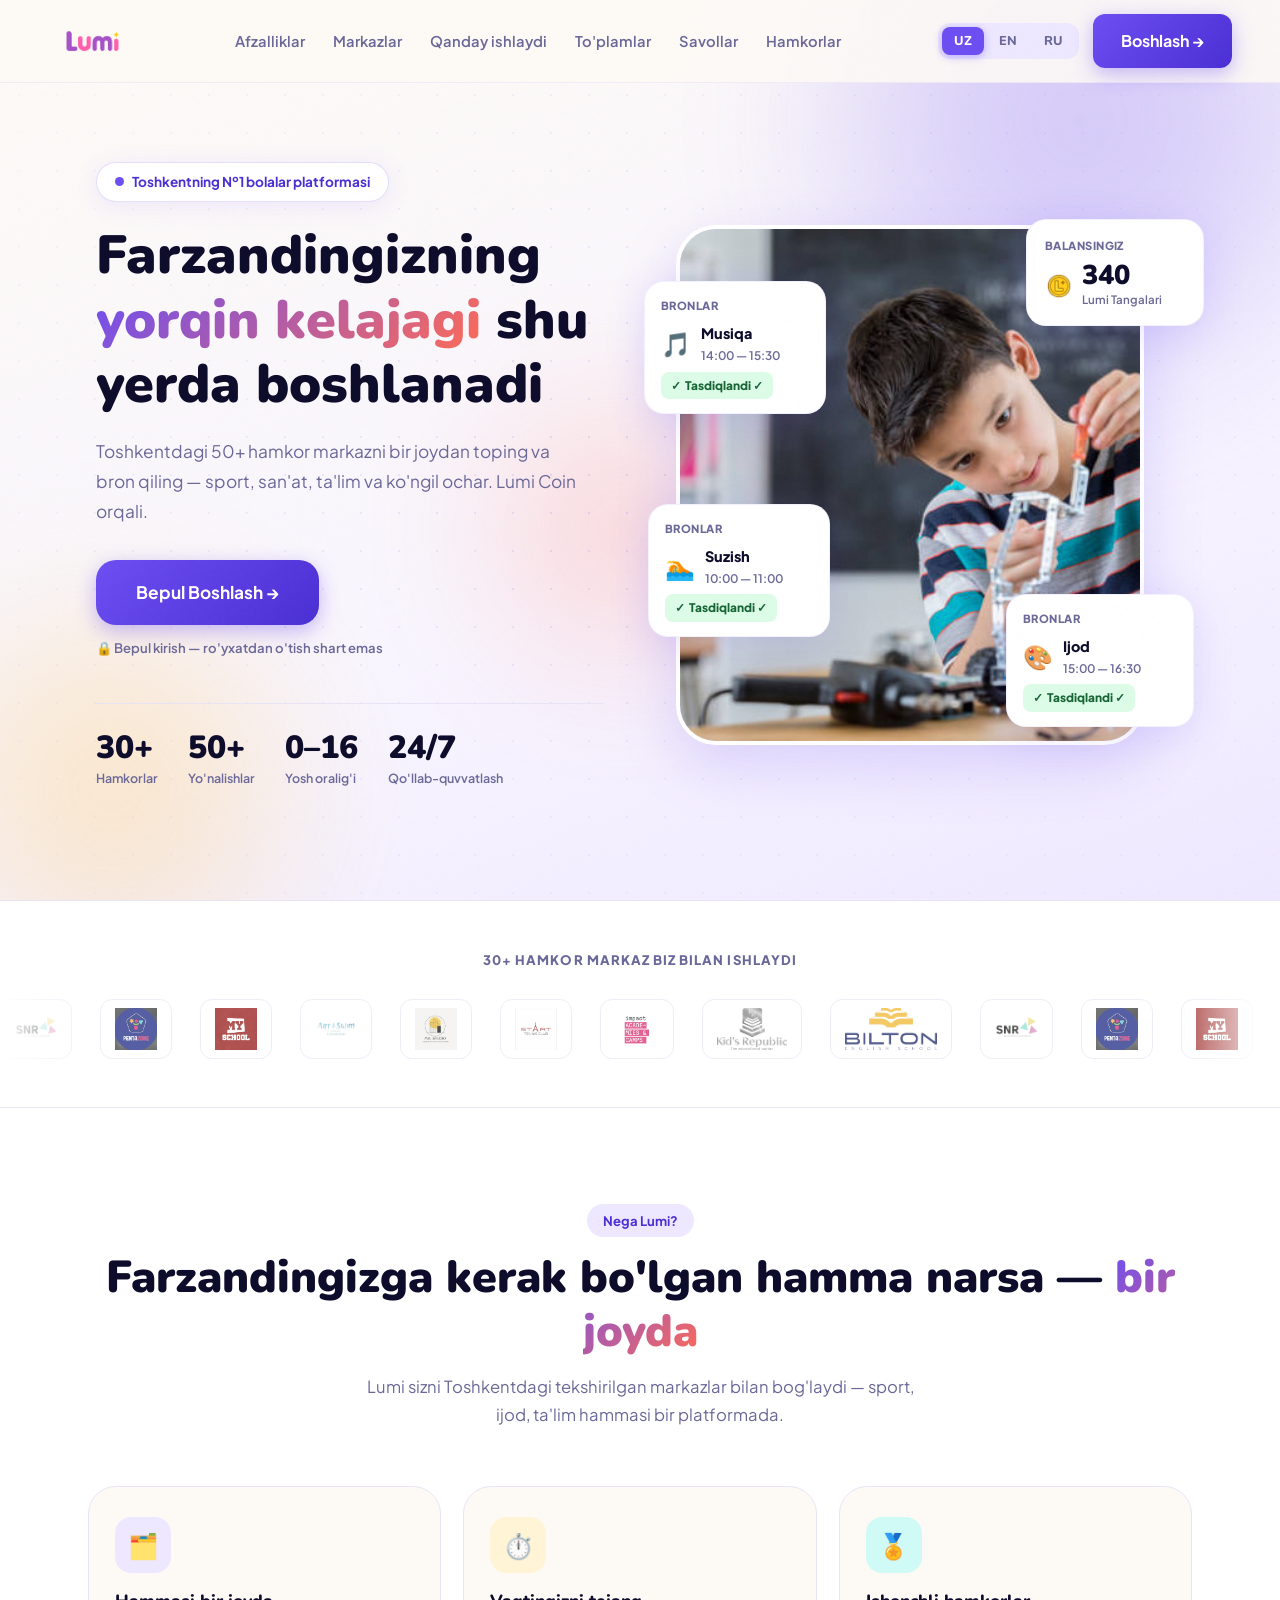
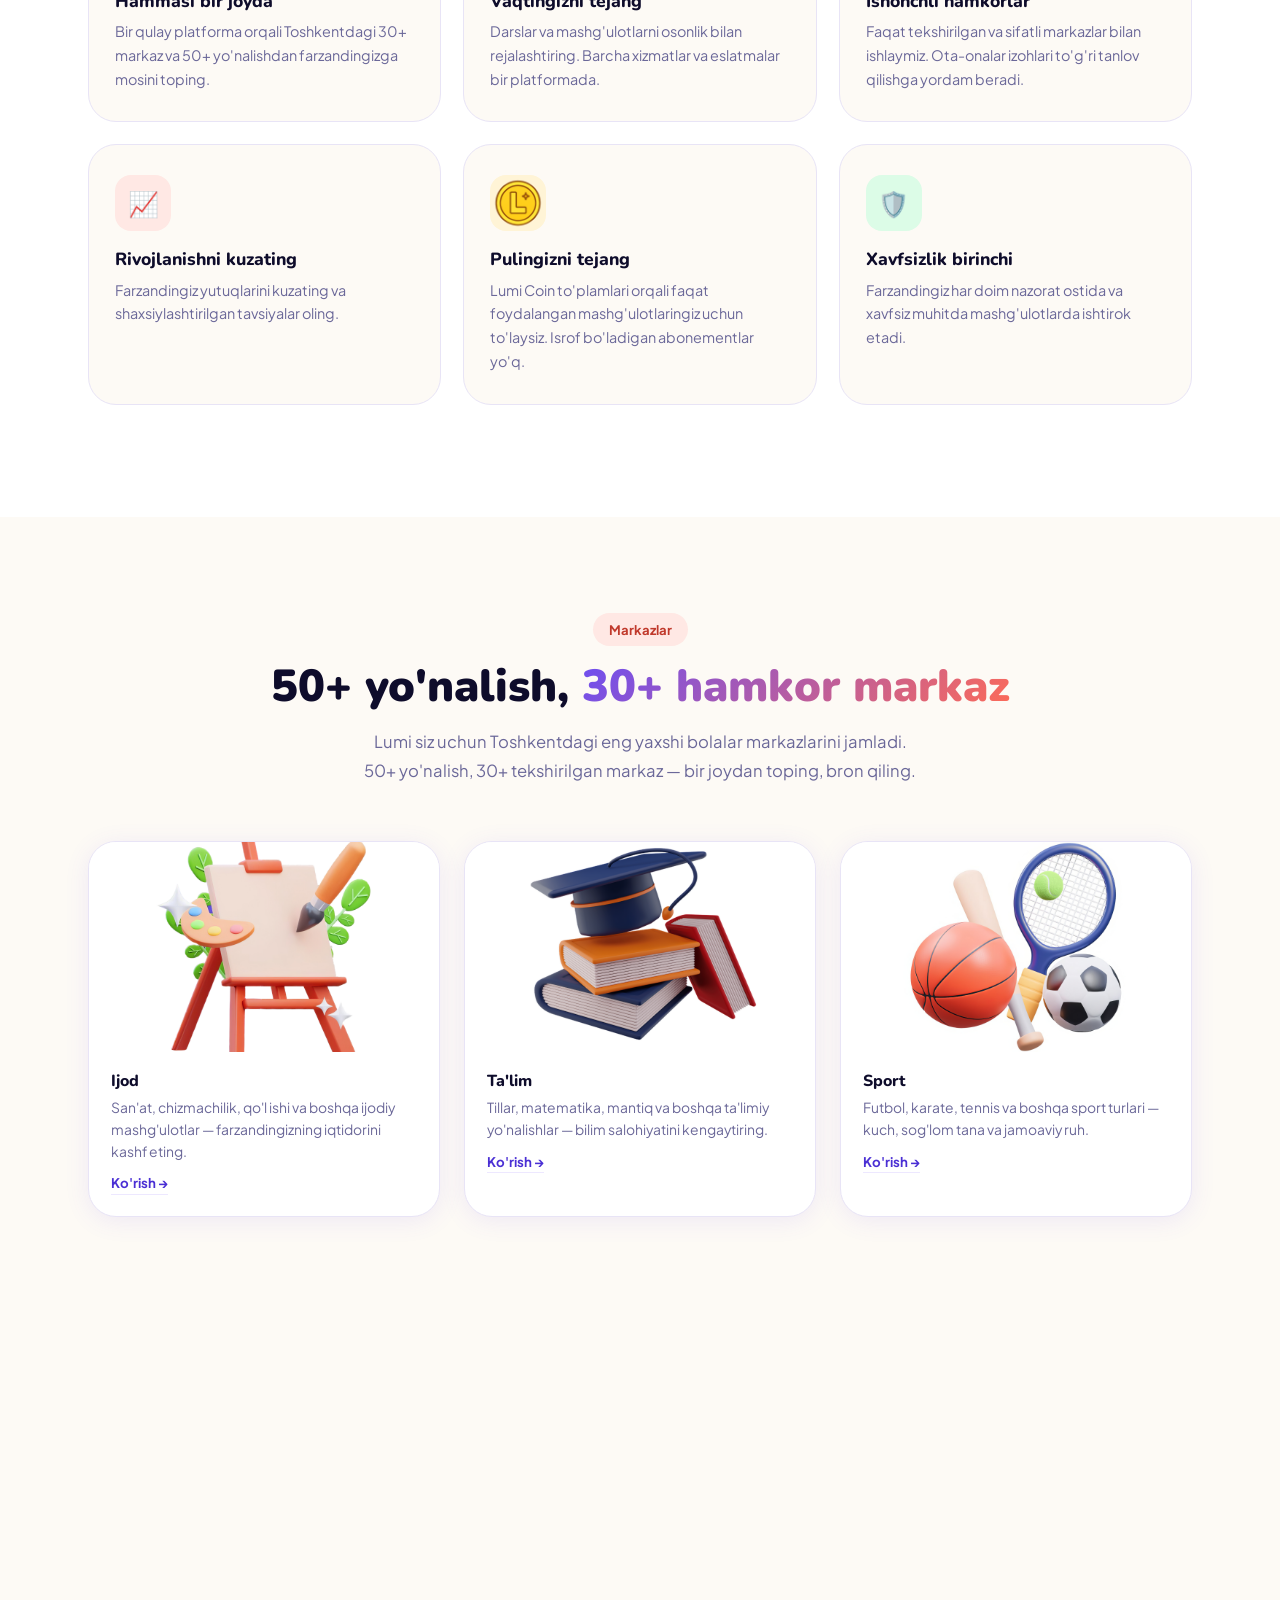
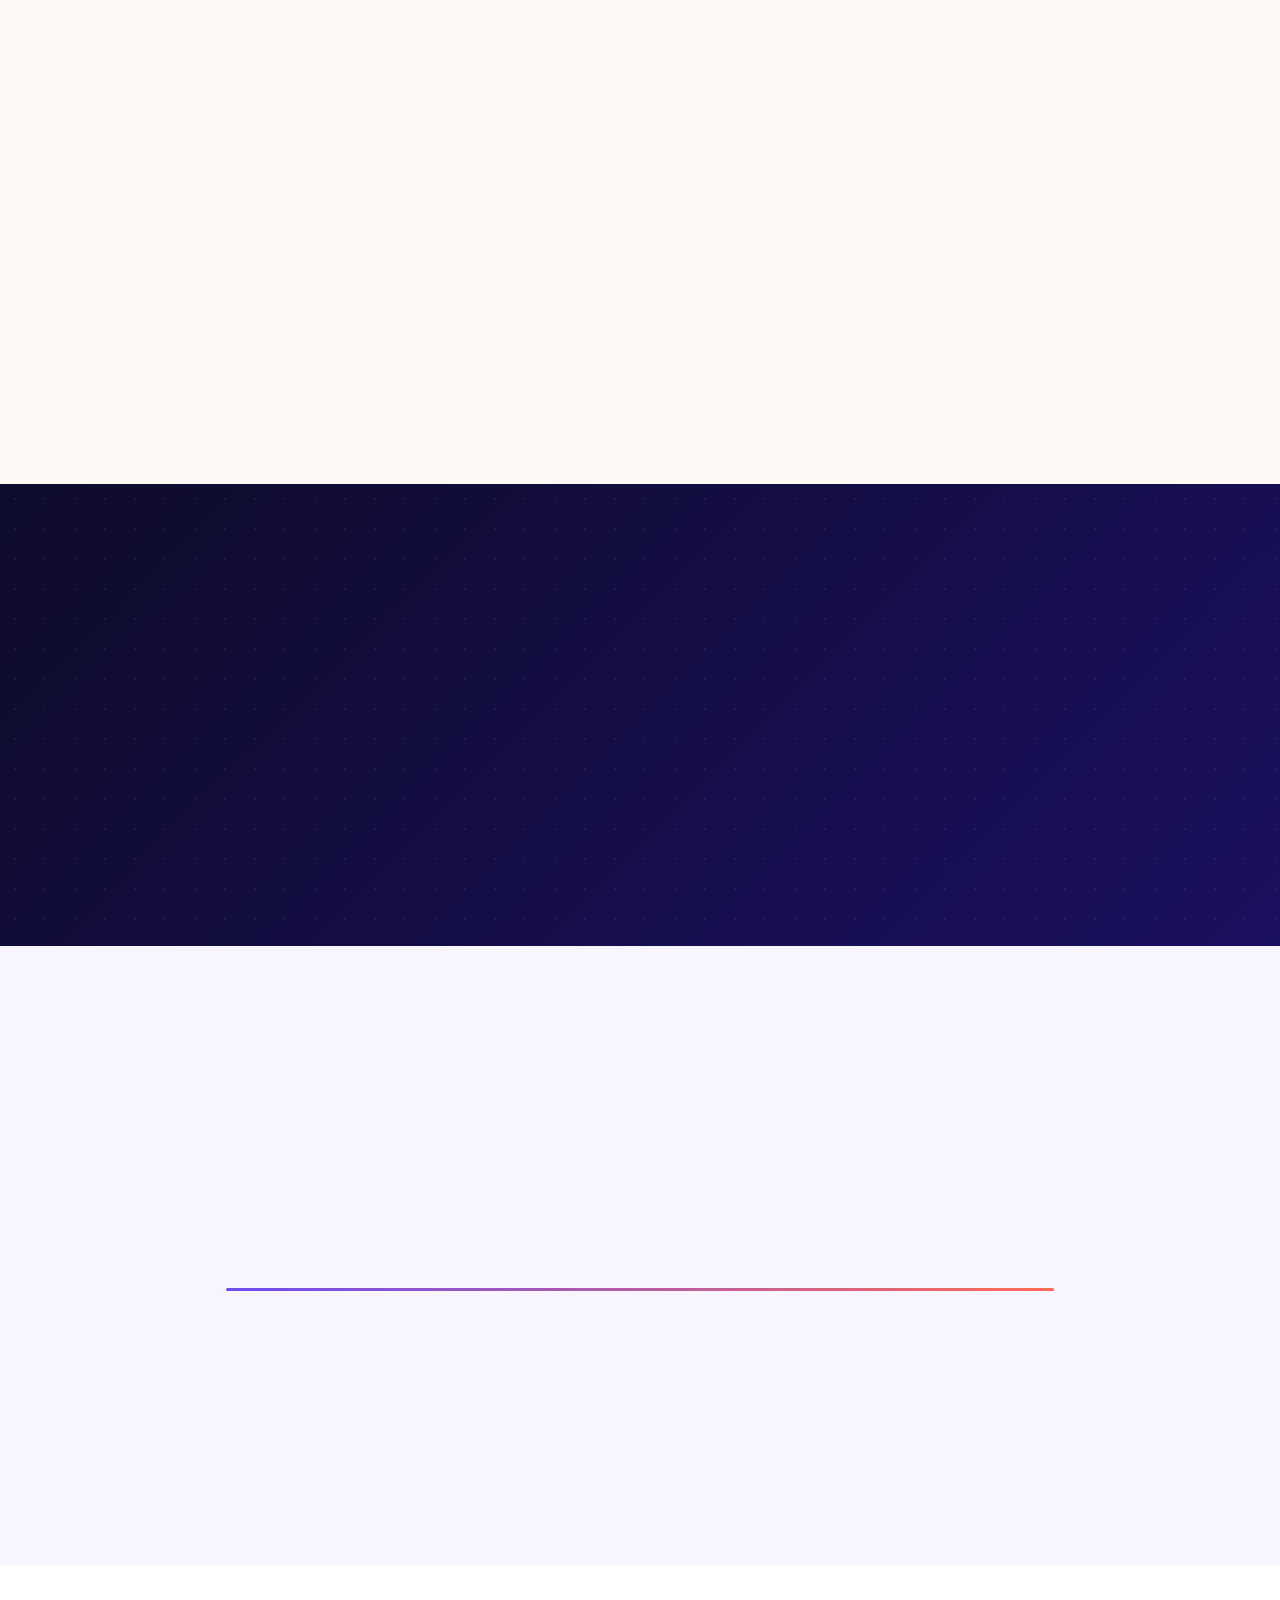
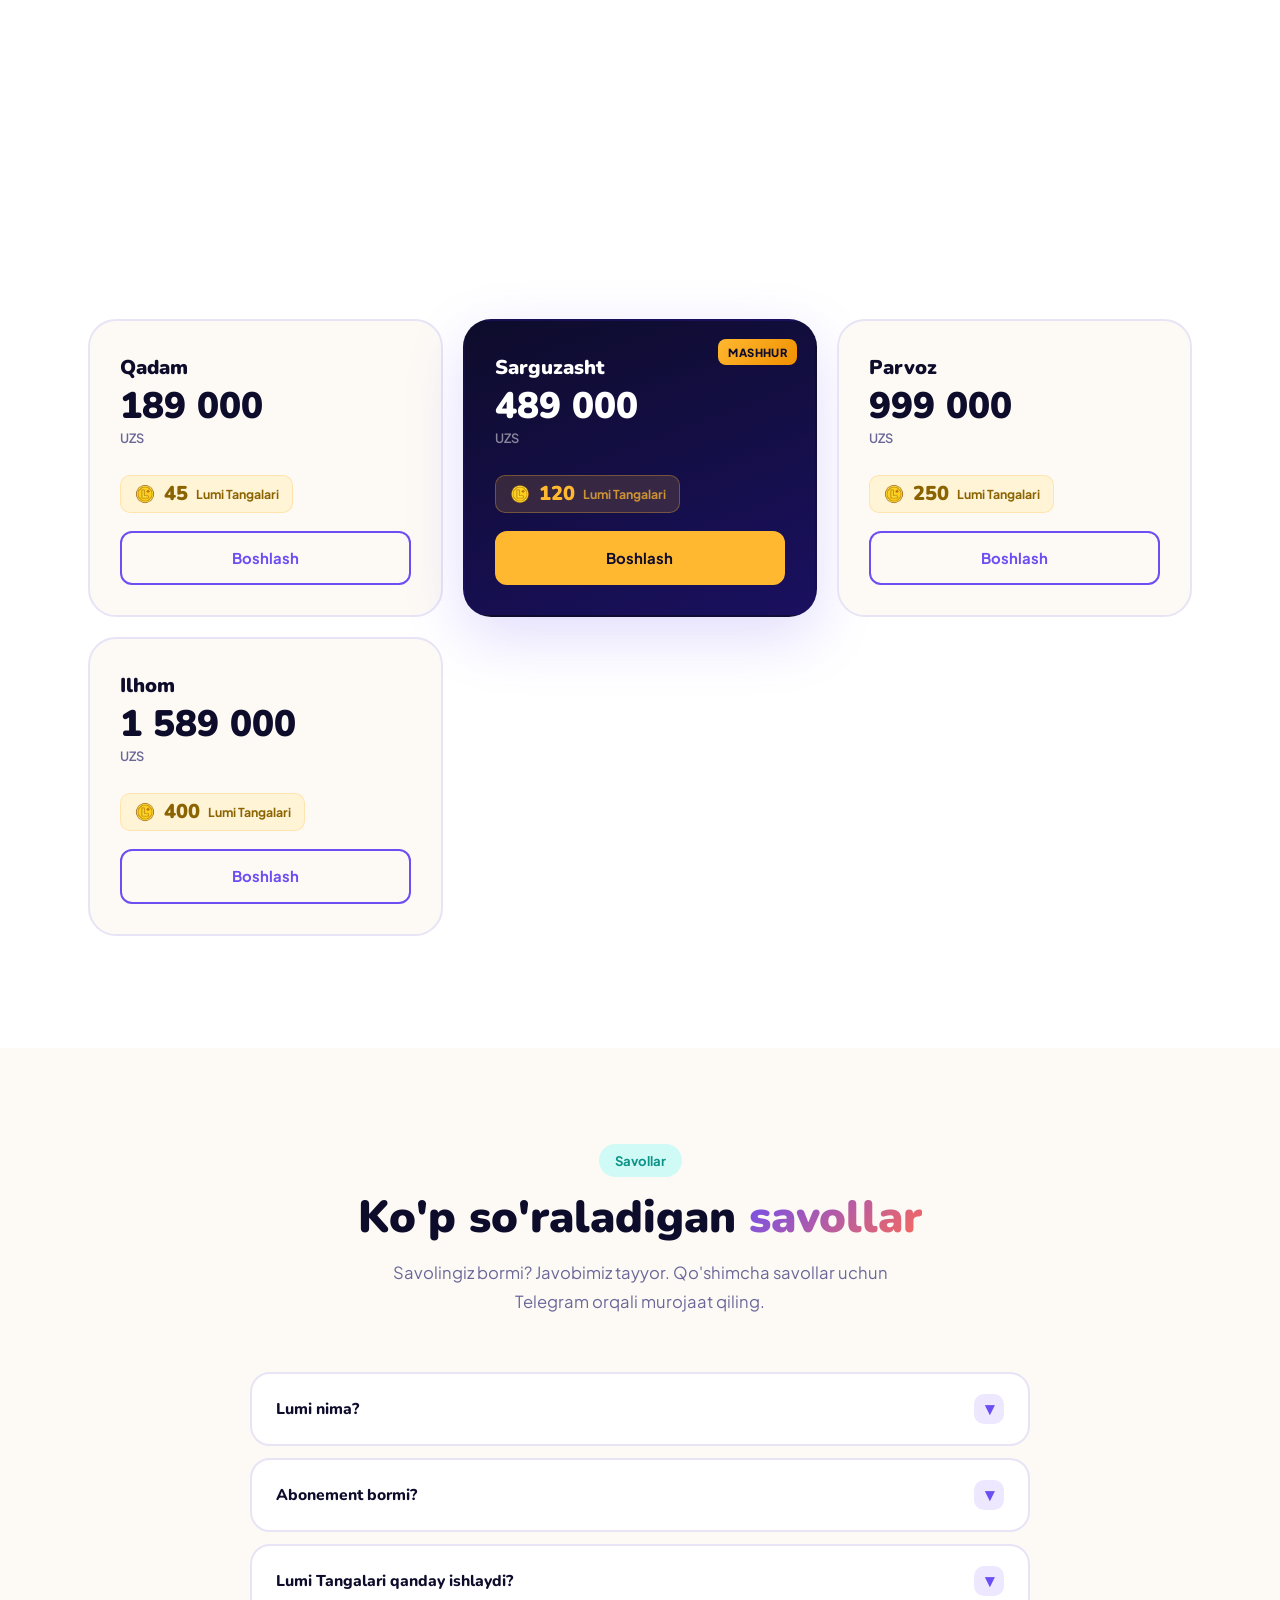
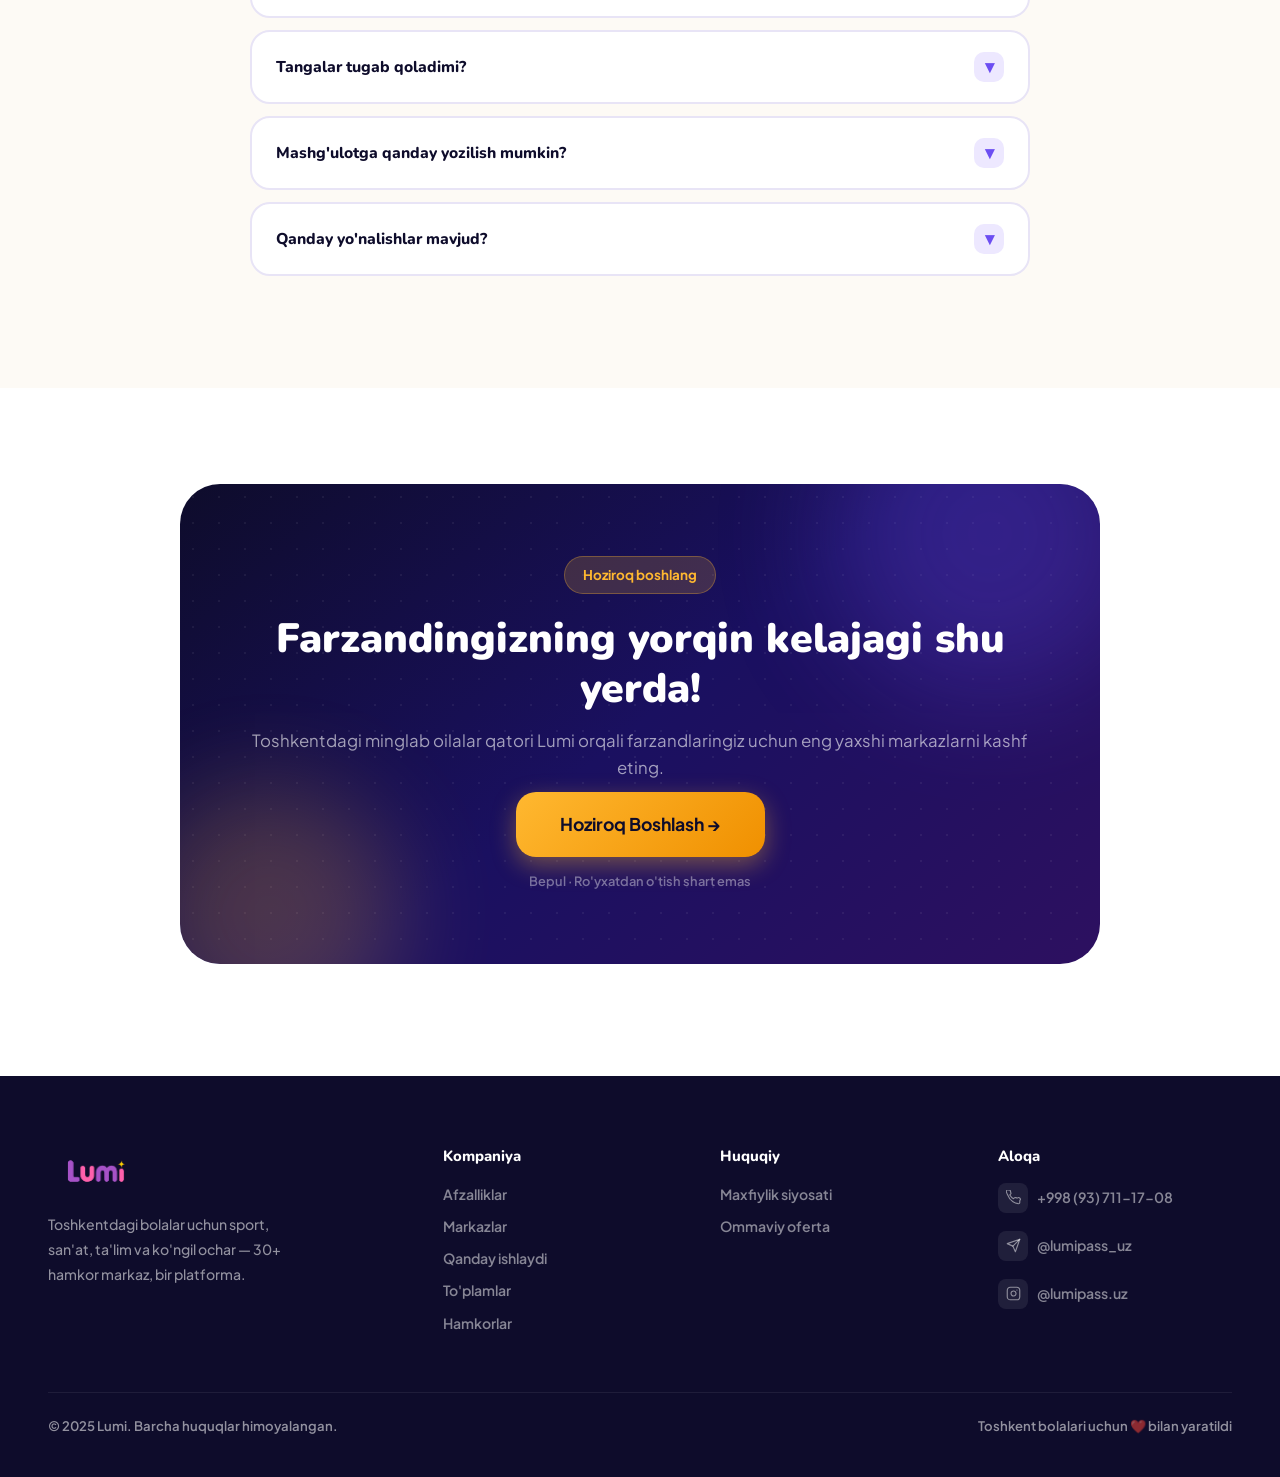
<file: index.html>
<!DOCTYPE html>
<html lang="uz">
<head>
  <meta charset="UTF-8" />
  <meta name="viewport" content="width=device-width, initial-scale=1.0" />

  <!-- ── SEO: Core ──────────────────────────────────────── -->
  <title>Lumi — Bolalar uchun Mashg'ulotlar Platformasi | Toshkent</title>
  <meta name="description" content="Lumi — 0-16 yoshli bolalar uchun sport, ijod, ta'lim va ko'ngil ochar mashg'ulotlari. Toshkentdagi 30+ hamkor markazda 50+ yo'nalish. Lumi Coin orqali bron qiling." />
  <meta name="keywords" content="bolalar mashg'ulotlari, bolalar sport Toshkent, robototexnika, suzish, raqs, futbol, Lumi, LumiPass, детские занятия Ташкент" />
  <meta name="author" content="Lumi" />
  <meta name="robots" content="index, follow" />
  <link rel="canonical" href="https://lumipass.uz/" />

  <!-- ── SEO: Open Graph ───────────────────────────────── -->
  <meta property="og:type"        content="website" />
  <meta property="og:url"         content="https://lumipass.uz/" />
  <meta property="og:title"       content="Lumi — Bolalar uchun №1 Mashg'ulotlar Platformasi" />
  <meta property="og:description" content="Toshkentdagi 30+ markazda 50+ mashg'ulot. Sport, ijod, ta'lim — hammasi bir joyda." />
  <meta property="og:image"       content="https://lumipass.uz/assets/images/og-image.png" />
  <meta property="og:image:width"  content="1200" />
  <meta property="og:image:height" content="630" />
  <meta property="og:locale"      content="uz_UZ" />
  <meta property="og:locale:alternate" content="en_US" />
  <meta property="og:locale:alternate" content="ru_RU" />
  <meta property="og:site_name"   content="Lumi" />

  <!-- ── SEO: Twitter Card ─────────────────────────────── -->
  <meta name="twitter:card"        content="summary_large_image" />
  <meta name="twitter:title"       content="Lumi — Bolalar uchun №1 Mashg'ulotlar Platformasi" />
  <meta name="twitter:description" content="Toshkentdagi 30+ markazda 50+ mashg'ulot. Sport, ijod, ta'lim — hammasi bir joyda." />
  <meta name="twitter:image"       content="https://lumipass.uz/assets/images/og-image.png" />

  <!-- ── SEO: Schema.org ───────────────────────────────── -->
  <script type="application/ld+json">
  {
    "@context": "https://schema.org",
    "@type": "Organization",
    "name": "Lumi",
    "url": "https://lumipass.uz",
    "logo": "https://lumipass.uz/assets/logos/logo-lumi.png",
    "description": "Children's activities platform for ages 0-16 in Tashkent, Uzbekistan.",
    "address": { "@type": "PostalAddress", "addressLocality": "Tashkent", "addressCountry": "UZ" },
    "sameAs": []
  }
  </script>

  <!-- ── Favicon ────────────────────────────────────────── -->
  <link rel="icon" type="image/svg+xml" href="assets/logos/logo-lumi.png" />
  <link rel="apple-touch-icon"           href="assets/logos/logo-lumi.png" />

  <!-- ── Yandex Metrica ────────────────────────────────── -->
  <!-- YM_ID is set in js/config.js — edit it there        -->
  <!-- Counter is initialised in the body after config.js  -->

  <link rel="stylesheet" href="css/styles.css" />
</head>
<body>

<!-- ── Yandex Metrica counter — loaded from config ──────── -->
<script src="js/config.js"></script>
<script>
  (function(){
    if (!LUMI_CONFIG.YM_ID) return; // skip until you set YM_ID in config.js
    (function(m,e,t,r,i,k,a){
      m[i]=m[i]||function(){(m[i].a=m[i].a||[]).push(arguments)};
      m[i].l=1*new Date();
      k=e.createElement(t),a=e.getElementsByTagName(t)[0];
      k.async=1;k.src=r;a.parentNode.insertBefore(k,a);
    })(window,document,"script","https://mc.yandex.ru/metrika/tag.js","ym");
    ym(LUMI_CONFIG.YM_ID,"init",{
      clickmap:true, trackLinks:true, accurateTrackBounce:true, webvisor:true
    });
  })();
</script>
<noscript><div><img src="" id="ym-ns" style="position:absolute;left:-9999px" alt=""/></div></noscript>
<script>
  // Set noscript pixel src once YM_ID is known
  var _ns=document.getElementById("ym-ns");
  if(_ns&&LUMI_CONFIG.YM_ID) _ns.src="https://mc.yandex.ru/watch/"+LUMI_CONFIG.YM_ID;
</script>

<!-- ════════════════════════════════════════════════════════
     MOBILE MENU
     ════════════════════════════════════════════════════════ -->
<div class="mobile-menu" id="mobileMenu" role="dialog" aria-label="Navigation">
  <button class="mobile-close" id="mobileClose" aria-label="Close">✕</button>
  <a href="#features"      onclick="closeMobileMenu()" data-i18n="nav_features">Afzalliklar</a>
  <a href="#activities"    onclick="closeMobileMenu()" data-i18n="nav_activities">Mashg'ulotlar</a>
  <a href="#how"           onclick="closeMobileMenu()" data-i18n="nav_how">Qanday ishlaydi</a>
  <a href="#pricing"       onclick="closeMobileMenu()" data-i18n="nav_pricing">To'plamlar</a>
  <a href="#faq"           onclick="closeMobileMenu()" data-i18n="nav_faq">Savollar</a>
  <a href="partners.html"  onclick="closeMobileMenu()" data-i18n="nav_partners">Hamkorlar</a>
  <div class="mobile-lang">
    <button class="lang-btn active" data-lang="uz" onclick="setLang('uz')">UZ</button>
    <button class="lang-btn"        data-lang="en" onclick="setLang('en')">EN</button>
    <button class="lang-btn"        data-lang="ru" onclick="setLang('ru')">RU</button>
  </div>
</div>

<!-- ════════════════════════════════════════════════════════
     NAVBAR
     ════════════════════════════════════════════════════════ -->
<nav id="navbar" role="navigation">
  <!-- CHANGE: removed "Lumi" text span — logo image only (CSS makes it bigger) -->
  <a href="index.html" class="nav-logo" aria-label="Lumi home">
    <img src="assets/logos/logo-lumi.png" alt="Lumi" class="nav-logo-img" />
  </a>

  <ul class="nav-links" role="list">
    <li><a href="#features"   data-i18n="nav_features">Afzalliklar</a></li>
    <li><a href="#activities" data-i18n="nav_activities">Mashg'ulotlar</a></li>
    <li><a href="#how"        data-i18n="nav_how">Qanday ishlaydi</a></li>
    <li><a href="#pricing"    data-i18n="nav_pricing">To'plamlar</a></li>
    <li><a href="#faq"        data-i18n="nav_faq">Savollar</a></li>
    <li><a href="partners.html" data-i18n="nav_partners">Hamkorlar</a></li>
  </ul>

  <div class="nav-right">
    <div class="lang-switcher" role="group" aria-label="Language">
      <button class="lang-btn active" data-lang="uz" onclick="setLang('uz')">UZ</button>
      <button class="lang-btn"        data-lang="en" onclick="setLang('en')">EN</button>
      <button class="lang-btn"        data-lang="ru" onclick="setLang('ru')">RU</button>
    </div>
    <a href="#" id="nav-telegram-btn" class="btn btn-primary"
       onclick="trackTelegram('navbar'); this.href=LUMI_CONFIG.TELEGRAM_BOT_URL; return true;"
       target="_blank" rel="noopener" data-i18n="nav_cta">Boshlash →</a>
  </div>

  <button class="hamburger" id="hamburgerBtn" aria-label="Open menu">
    <span></span><span></span><span></span>
  </button>
</nav>

<!-- ════════════════════════════════════════════════════════
     HERO
     ════════════════════════════════════════════════════════ -->
<section id="hero">
  <div class="hero-blobs" aria-hidden="true">
    <div class="blob blob-1"></div>
    <div class="blob blob-2"></div>
    <div class="blob blob-3"></div>
  </div>

  <div class="hero-inner section-inner">
    <!-- Left: copy -->
    <div class="reveal">
      <div class="hero-badge">
        <span class="badge-dot" aria-hidden="true"></span>
        <span data-i18n="hero_badge">Toshkentning №1 bolalar platformasi</span>
      </div>
      <h1>
        <span data-i18n="hero_h1a">Farzandingizning </span><span class="hl" data-i18n="hero_h1b">yorqin kelajagi</span><span data-i18n="hero_h1c"> shu yerda boshlanadi</span>
      </h1>
      <p data-i18n="hero_p">Bolangiz uchun mashg'ulotlarni toping, band qiling va kuzating — sport, san'at, ta'lim va ko'ngil ochar — hammasi bir platformada. Lumi Coin orqali.</p>

      <div class="hero-ctas">
        <div class="hero-cta-row">
          <!-- PRIMARY: Telegram only -->
          <a href="#" class="btn btn-primary btn-primary-lg"
             onclick="trackTelegram('hero'); this.href=LUMI_CONFIG.TELEGRAM_BOT_URL; return true;"
             target="_blank" rel="noopener" data-i18n="hero_btn_web">Bepul Boshlash →</a>
        </div>
        <p class="hero-cta-note" data-i18n="hero_note">🔒 Bepul kirish — ro'yxatdan o'tish shart emas</p>
      </div>

      <div class="hero-stats">
        <div class="hero-stat"><div class="sn">30+</div><div class="sl" data-i18n="stat_partners">Hamkorlar</div></div>
        <div class="hero-stat"><div class="sn">50+</div><div class="sl" data-i18n="stat_dirs">Yo'nalishlar</div></div>
        <div class="hero-stat"><div class="sn">0–16</div><div class="sl" data-i18n="stat_age">Yosh oralig'i</div></div>
        <div class="hero-stat"><div class="sn">24/7</div><div class="sl" data-i18n="stat_support">Qo'llab-quvvatlash</div></div>
      </div>
    </div>

    <!-- Right: photo + floating cards -->
    <div class="hero-visual reveal d2" aria-hidden="true">
      <div class="hero-photo">
        <!-- CHANGE: src filled by JS from LUMI_CONFIG.HERO_IMAGE — edit config.js to change -->
        <img id="heroPhoto" src="assets/images/hero-children.jpg" alt="Happy children doing activities" loading="eager" />
      </div>

      <!-- CHANGE: Hero floating cards — 4 cards now instead of 3.
           Booking names/emojis/times come from LUMI_CONFIG.HERO_BOOKINGS (config.js).
           Coin amount comes from LUMI_CONFIG.HERO_COIN_AMOUNT (config.js).
           JS fills them via buildHeroCards() and fillCoinAmount() in main.js. -->

      <!-- Card: Coin balance (top-right) -->
      <div class="hfc hfc-2">
        <div class="hfc-label" data-i18n="hfc_balance">Balansingiz</div>
        <div class="hfc-coins">
          <img src="assets/logos/logo-coin.png" alt="Lumi Coin" class="hfc-coin-img" />
          <div>
            <div class="hfc-amount" id="hfcCoinAmount">340</div>
            <div class="hfc-coin-label" data-i18n="hfc_coins">Lumi Tangalari</div>
          </div>
        </div>
      </div>

      <!-- Card: Booking 1 — robotics (bottom-right) -->
      <div class="hfc hfc-1">
        <div class="hfc-label" data-i18n="hfc_activity">Bron qilindi</div>
        <div class="hfc-booking">
          <span class="hfc-emoji" id="hfc-b1-emoji">🤖</span>
          <div>
            <div class="hfc-name" id="hfc-b1-name">Robototexnika</div>
            <div class="hfc-time" id="hfc-b1-time">15:00 — 16:30</div>
          </div>
        </div>
        <span class="hfc-badge">✓ <span data-i18n="hfc_booked">Tasdiqlandi</span></span>
      </div>

      <!-- Card: Booking 2 — swimming (middle-left) -->
      <div class="hfc hfc-3">
        <div class="hfc-label" data-i18n="hfc_activity">Bron qilindi</div>
        <div class="hfc-booking">
          <span class="hfc-emoji" id="hfc-b2-emoji">🏊</span>
          <div>
            <div class="hfc-name" id="hfc-b2-name">Suzish</div>
            <div class="hfc-time" id="hfc-b2-time">10:00 — 11:00</div>
          </div>
        </div>
        <span class="hfc-badge">✓ <span data-i18n="hfc_booked">Tasdiqlandi</span></span>
      </div>

      <!-- Card: Booking 3 — playground (top-left) -->
      <div class="hfc hfc-4">
        <div class="hfc-label" data-i18n="hfc_activity">Bron qilindi</div>
        <div class="hfc-booking">
          <span class="hfc-emoji" id="hfc-b3-emoji">🛝</span>
          <div>
            <div class="hfc-name" id="hfc-b3-name">O'yingoh</div>
            <div class="hfc-time" id="hfc-b3-time">14:00 — 16:00</div>
          </div>
        </div>
        <span class="hfc-badge">✓ <span data-i18n="hfc_booked">Tasdiqlandi</span></span>
      </div>
    </div>
  </div>
</section>

<!-- ════════════════════════════════════════════════════════
     PARTNER LOGOS STRIP
     ════════════════════════════════════════════════════════ -->
<section id="partners-strip" aria-label="Partner centers">
  <p class="partners-strip-label" data-i18n="partners_title">30+ hamkor markaz biz bilan ishlaydi</p>
  <div class="partners-track-wrap">
    <!-- Built dynamically from LUMI_CONFIG.PARTNERS in main.js -->
    <div class="partners-track" id="partnersTrack"></div>
  </div>
</section>

<!-- ════════════════════════════════════════════════════════
     FEATURES
     ════════════════════════════════════════════════════════ -->
<section id="features">
  <div class="section-inner section-pad">
    <div class="section-header reveal">
      <span class="section-tag tag-brand" data-i18n="feat_tag">✨ Nega Lumi?</span>
      <h2><span data-i18n="feat_h2a">Farzandingizga kerak bo'lgan hamma narsa — </span><span class="hl" data-i18n="feat_h2b">bir joyda</span></h2>
      <p data-i18n="feat_p">Lumi bolalar ta'limi, sporti va ko'ngil ocharning eng yaxshisini yagona platformada jamlaydi.</p>
    </div>
    <div class="features-grid">
      <div class="feature-card reveal d1">
        <div class="feat-icon fi-brand">🗂️</div>
        <h3 data-i18n="f1h">Hammasi bir joyda</h3>
        <p data-i18n="f1p">Bir qulay platforma orqali farzandingizga mos mashg'ulotlarni toping va band qiling.</p>
      </div>
      <div class="feature-card reveal d2">
        <div class="feat-icon fi-gold">⏱️</div>
        <h3 data-i18n="f2h">Vaqtingizni tejang</h3>
        <p data-i18n="f2p">Darslar va mashg'ulotlarni osonlik bilan rejalashtiring. Barcha xizmatlar va eslatmalar bir platformada.</p>
      </div>
      <div class="feature-card reveal d3">
        <div class="feat-icon fi-teal">🏅</div>
        <h3 data-i18n="f3h">Ishonchli hamkorlar</h3>
        <p data-i18n="f3p">Faqat tekshirilgan va sifatli markazlar bilan hamkorlik qilamiz. Ota-onalar izohlari to'g'ri tanlov qilishga yordam beradi.</p>
      </div>
      <div class="feature-card reveal d1">
        <div class="feat-icon fi-coral">📈</div>
        <h3 data-i18n="f4h">Rivojlanishni kuzating</h3>
        <p data-i18n="f4p">Farzandingiz yutuqlarini kuzating va shaxsiylashtirilgan tavsiyalar oling.</p>
      </div>
      <div class="feature-card reveal d2">
        <!-- CHANGE: 🪙 replaced with coin image (logo-coin.svg) -->
        <div class="feat-icon fi-gold"><img src="assets/logos/logo-coin.png" class="coin-icon-sm" alt="Lumi Coin"></div>
        <h3 data-i18n="f5h">Pulingizni tejang</h3>
        <p data-i18n="f5p">Lumi Coin to'plamlari orqali faqat foydalangan mashg'ulotlaringiz uchun to'laysiz. Isrof bo'ladigan abonementlar yo'q.</p>
      </div>
      <div class="feature-card reveal d3">
        <div class="feat-icon fi-green">🛡️</div>
        <h3 data-i18n="f6h">Xavfsizlik birinchi</h3>
        <p data-i18n="f6p">Farzandingiz har doim nazorat ostida va xavfsiz muhitda mashg'ulotlarda ishtirok etadi.</p>
      </div>
    </div>
  </div>
</section>

<!-- ════════════════════════════════════════════════════════
     ACTIVITIES
     CHANGE: Messaging updated — emphasises marketplace/bridge to partner centers,
             not "our classes". Added "X+ centers" tag and "Browse Centers" CTA.
     ════════════════════════════════════════════════════════ -->
<section id="activities">
  <div class="section-inner section-pad">
    <div class="section-header reveal">
      <span class="section-tag tag-coral" data-i18n="act_tag">🏢 Markazlar</span>
      <h2><span data-i18n="act_h2a">50+ yo'nalish, </span><span class="hl" data-i18n="act_h2b">30+ hamkor markaz</span></h2>
      <p data-i18n="act_p">Lumi siz uchun Toshkentdagi eng yaxshi bolalar markazlarini jamladi. Bir joydan toping, bron qiling — markaz sizni kutadi.</p>
    </div>
    <!-- Built dynamically from LUMI_CONFIG.ACTIVITIES in main.js.
         To edit directions or add images, update js/config.js → ACTIVITIES array. -->
    <div class="activities-grid" id="activitiesGrid"></div>
  </div>
</section>

<!-- ════════════════════════════════════════════════════════
     STATS
     ════════════════════════════════════════════════════════ -->
<section id="stats">
  <div class="section-inner">
    <div class="section-header reveal" style="margin-bottom:40px;">
      <h2 style="color:#fff;"><span data-i18n="stats_h2a">Raqamlarda — </span><span style="color:var(--gold);" data-i18n="stats_h2b">Lumi platformasi</span></h2>
    </div>
    <div class="stats-grid">
      <div class="stat-item reveal d1"><span class="stat-icon">🏢</span><div class="stat-value" data-i18n="s1v">30+</div><div class="stat-desc" data-i18n="s1d">Hamkorlar</div></div>
      <div class="stat-item reveal d2"><span class="stat-icon">🎯</span><div class="stat-value" data-i18n="s2v">50+</div><div class="stat-desc" data-i18n="s2d">Yo'nalishlar</div></div>
      <!-- CHANGE: replaced 🪙 emoji with Lumi coin image (set in assets/logos/logo-coin.svg) -->
      <div class="stat-item reveal d3"><img src="assets/logos/logo-coin.png" alt="Lumi Coin" class="stat-coin-img" /><div class="stat-value" data-i18n="s3v">4</div><div class="stat-desc" data-i18n="s3d">To'plamlar</div></div>
      <div class="stat-item reveal d4"><span class="stat-icon">💬</span><div class="stat-value" data-i18n="s4v">24/7</div><div class="stat-desc" data-i18n="s4d">Qo'llab-quvvatlash</div></div>
    </div>
  </div>
</section>

<!-- ════════════════════════════════════════════════════════
     HOW IT WORKS
     ════════════════════════════════════════════════════════ -->
<section id="how">
  <div class="section-inner section-pad">
    <div class="section-header reveal">
      <span class="section-tag tag-gold" data-i18n="how_tag">🚀 Qanday ishlaydi</span>
      <h2><span data-i18n="how_h2a">4 oddiy qadamda </span><span class="hl" data-i18n="how_h2b">boshlang</span></h2>
      <p data-i18n="how_p">Farzandingizni mashg'ulotga yozish juda oson.</p>
    </div>
    <div class="steps-grid">
      <div class="step-card reveal d1"><div class="step-num">1</div><span class="step-emoji">📱</span><h4 data-i18n="s1h">Ro'yxatdan o'ting</h4><p data-i18n="s1p">Telegram bot orqali tez va oson ro'yxatdan o'ting.</p></div>
      <div class="step-card reveal d2"><div class="step-num">2</div><span class="step-emoji">🪙</span><h4 data-i18n="s2h">To'plam oling</h4><p data-i18n="s2p">Sizga mos Lumi Coin to'plamini tanlang va xarid qiling.</p></div>
      <div class="step-card reveal d3"><div class="step-num">3</div><span class="step-emoji">🔍</span><h4 data-i18n="s3h">Mashg'ulot tanlang</h4><p data-i18n="s3p">30+ hamkor markaz orasidan farzandingizga mosini toping.</p></div>
      <div class="step-card reveal d4"><div class="step-num">4</div><span class="step-emoji">🌟</span><h4 data-i18n="s4h">Kuzating va sevining!</h4><p data-i18n="s4p">Farzandingiz rivojlanishini platforma orqali kuzatib boring.</p></div>
    </div>
  </div>
</section>

<!-- ════════════════════════════════════════════════════════
     PRICING
     ════════════════════════════════════════════════════════ -->
<section id="pricing">
  <div class="section-inner section-pad">
    <div class="section-header reveal">
      <span class="section-tag tag-gold" data-i18n="price_tag">🪙 To'plamlar</span>
      <h2><span data-i18n="price_h2a">O'zingizga mos </span><span class="hl" data-i18n="price_h2b">to'plamni tanlang</span></h2>
      <p data-i18n="price_p">Lumi Coin sotib oling va istagan hamkor markazida istalgan mashg'ulotda foydalaning. Faqat foydalangan narsangiz uchun to'lang.</p>
    </div>
      <!-- Built dynamically from LUMI_CONFIG.PACKAGES in main.js.
           To edit packages, prices or coin amounts, update js/config.js → PACKAGES array. -->
      <div class="pricing-grid" id="pricingGrid"></div>
  </div>
</section>

<!-- ════════════════════════════════════════════════════════
     FAQ
     ════════════════════════════════════════════════════════ -->
<section id="faq">
  <div class="section-inner section-pad">
    <div class="section-header reveal">
      <span class="section-tag tag-teal" data-i18n="faq_tag">❓ Savollar</span>
      <h2><span data-i18n="faq_h2a">Ko'p so'raladigan </span><span class="hl" data-i18n="faq_h2b">savollar</span></h2>
      <p data-i18n="faq_p">Savolingiz bormi? Javobimiz tayyor. Qo'shimcha savollar uchun Telegram orqali murojaat qiling.</p>
    </div>
    <div class="faq-list reveal">
      <div class="faq-item"><button class="faq-btn" onclick="toggleFaq(this)"><span data-i18n="q1">Lumi nima?</span><span class="faq-icon">▾</span></button><div class="faq-answer"><p data-i18n="a1"></p></div></div>
      <div class="faq-item"><button class="faq-btn" onclick="toggleFaq(this)"><span data-i18n="q2">Abonement bormi?</span><span class="faq-icon">▾</span></button><div class="faq-answer"><p data-i18n="a2"></p></div></div>
      <div class="faq-item"><button class="faq-btn" onclick="toggleFaq(this)"><span data-i18n="q3">Lumi Tangalari qanday ishlaydi?</span><span class="faq-icon">▾</span></button><div class="faq-answer"><p data-i18n="a3"></p></div></div>
      <div class="faq-item"><button class="faq-btn" onclick="toggleFaq(this)"><span data-i18n="q4">Ishlatilmagan tangalar saqlanadimi?</span><span class="faq-icon">▾</span></button><div class="faq-answer"><p data-i18n="a4"></p></div></div>
      <div class="faq-item"><button class="faq-btn" onclick="toggleFaq(this)"><span data-i18n="q5">Mashg'ulotga qanday yozilish mumkin?</span><span class="faq-icon">▾</span></button><div class="faq-answer"><p data-i18n="a5"></p></div></div>
      <div class="faq-item"><button class="faq-btn" onclick="toggleFaq(this)"><span data-i18n="q6">Qanday mashg'ulotlar mavjud?</span><span class="faq-icon">▾</span></button><div class="faq-answer"><p data-i18n="a6"></p></div></div>
    </div>
  </div>
</section>

<!-- ════════════════════════════════════════════════════════
     MAIN CTA
     ════════════════════════════════════════════════════════ -->
<section id="cta">
  <div class="section-inner section-pad">
    <div class="cta-box reveal">
      <div class="cta-blobs" aria-hidden="true"><div class="cb1"></div><div class="cb2"></div></div>
      <div class="cta-tag" data-i18n="cta_tag">🚀 Hoziroq boshlang</div>
      <h2 data-i18n="cta_h2">Farzandingizning yorqin kelajagi shu yerda!</h2>
      <p data-i18n="cta_p">Toshkentdagi minglab oilalar qatori Lumi orqali farzandlaringiz uchun eng yaxshi mashg'ulotlarni kashf eting.</p>
      
      <div class="cta-buttons">
        <div class="cta-row">
          <!-- PRIMARY: Telegram (only option) -->
          <a href="#" class="btn btn-gold"
             onclick="trackTelegram('cta'); this.href=LUMI_CONFIG.TELEGRAM_BOT_URL; return true;"
             target="_blank" rel="noopener" data-i18n="cta_webapp">Hoziroq Boshlash →</a>
        </div>
        <p class="cta-sub" data-i18n="cta_sub">Bepul · Ro'yxatdan o'tish shart emas</p>
      </div>
    </div>
  </div>
</section>

<!-- ════════════════════════════════════════════════════════
     FOOTER
     ════════════════════════════════════════════════════════ -->
<footer>
  <div class="footer-inner">
    <div class="footer-top">
      <div class="footer-brand">
        <img src="assets/logos/logo-lumi.png" alt="Lumi" class="footer-logo-img" />
        <p data-i18n="footer_tagline">Toshkentdagi bolalar uchun sport, san'at, ta'lim va ko'ngil ochar — hammasi bir joyda.</p>
      </div>
      <div class="footer-col">
        <h5 data-i18n="footer_company">Kompaniya</h5>
        <a href="#features"    data-i18n="nav_features">Afzalliklar</a>
        <a href="#activities"  data-i18n="nav_activities">Mashg'ulotlar</a>
        <a href="#how"         data-i18n="nav_how">Qanday ishlaydi</a>
        <a href="#pricing"     data-i18n="nav_pricing">To'plamlar</a>
        <a href="partners.html" data-i18n="nav_partners">Hamkorlar</a>
      </div>
      <div class="footer-col">
        <h5 data-i18n="footer_legal">Huquqiy</h5>
        <a href="privacy-policy.html" class="footer-privacy-link" data-i18n="footer_privacy">Maxfiylik siyosati</a>
        <a href="public-offer.html" class="footer-offer-link" data-i18n="footer_offer">Ommaviy oferta</a>
      </div>
      <!-- CHANGE: emoji icons (📞 ✈ 📷) replaced with proper SVG icons.
           Text content filled by buildFooterLinks() in main.js from LUMI_CONFIG.SOCIAL -->
      <div class="footer-col">
        <h5 data-i18n="footer_contact">Aloqa</h5>
        <ul style="list-style:none;padding:0;margin:0;">
          <li><a id="footer-phone" href="#">
            <span class="fc-icon"><svg viewBox="0 0 24 24"><path d="M22 16.92v3a2 2 0 01-2.18 2 19.79 19.79 0 01-8.63-3.07A19.5 19.5 0 013.07 8.63a19.79 19.79 0 01-3-8.59A2 2 0 012.11 0h3a2 2 0 012 1.72 12.84 12.84 0 00.7 2.81 2 2 0 01-.45 2.11L6.09 7.91a16 16 0 006 6l1.27-1.27a2 2 0 012.11-.45 12.84 12.84 0 002.81.7A2 2 0 0122 16.92z"/></svg></span>
            <span class="fc-link-text">—</span>
          </a></li>
          <li><a id="footer-telegram" href="#" onclick="trackTelegram('footer')">
            <span class="fc-icon"><svg viewBox="0 0 24 24"><path d="M22 2L11 13"/><path d="M22 2L15 22l-4-9-9-4 20-7z"/></svg></span>
            <span class="fc-link-text">—</span>
          </a></li>
          <li><a id="footer-instagram" href="#" target="_blank" rel="noopener">
            <span class="fc-icon"><svg viewBox="0 0 24 24"><rect x="2" y="2" width="20" height="20" rx="5" ry="5"/><path d="M16 11.37A4 4 0 1112.63 8 4 4 0 0116 11.37z"/><line x1="17.5" y1="6.5" x2="17.51" y2="6.5"/></svg></span>
            <span class="fc-link-text">—</span>
          </a></li>
        </ul>
      </div>
    </div>
    <hr class="footer-hr" />
    <div class="footer-bottom">
      <span>© 2025 Lumi. <span data-i18n="footer_rights">Barcha huquqlar himoyalangan.</span></span>
      <span data-i18n="footer_made">Toshkent bolalari uchun ❤️ bilan yaratildi</span>
    </div>
  </div>
</footer>

<script src="js/main.js"></script>
</body>
</html>
</file>
<file: css/styles.css>
/* ============================================================
   LUMI — styles.css   |   shared by index.html & partners.html
   Purple / violet theme
   ============================================================ */

@import url('https://fonts.googleapis.com/css2?family=Nunito:wght@400;600;700;800;900&family=Plus+Jakarta+Sans:wght@400;500;600;700&display=swap');

/* ── TOKENS ─────────────────────────────────────────────────── */
:root {
  --brand:        #6C4EF2;
  --brand-dark:   #4A2FD4;
  --brand-light:  #EDE8FF;
  --brand-pale:   #F8F5FF;
  --gold:         #FFB830;
  --gold-light:   #FFF4D6;
  --coral:        #FF6B55;
  --coral-light:  #FFE8E4;
  --teal:         #2DD4BF;
  --teal-light:   #D0FAF5;
  --navy:         #0E0C2B;
  --cream:        #FDFAF5;
  --surface:      #FFFFFF;
  --muted:        #6B6899;
  --border:       #E8E4F6;
  --text:         #1A1535;
  --r-sm:         12px;
  --r:            20px;
  --r-lg:         28px;
  --r-xl:         40px;
  --sh:           0 4px 24px rgba(108,78,242,.10);
  --sh-md:        0 8px 40px rgba(108,78,242,.15);
  --sh-lg:        0 20px 60px rgba(108,78,242,.20);
}

/* ── RESET ───────────────────────────────────────────────────── */
*, *::before, *::after { box-sizing: border-box; margin: 0; padding: 0; }
html  { scroll-behavior: smooth; }
body  { font-family: 'Plus Jakarta Sans', sans-serif; background: var(--cream); color: var(--text); overflow-x: hidden; line-height: 1.65; }
img   { display: block; max-width: 100%; }
a     { text-decoration: none; color: inherit; }
button{ font-family: inherit; cursor: pointer; }
h1,h2,h3,h4 { font-family: 'Nunito', sans-serif; line-height: 1.2; }

/* ── NOISE LAYER ─────────────────────────────────────────────── */
body::before {
  content: '';
  position: fixed; inset: 0;
  background-image: url("data:image/svg+xml,%3Csvg viewBox='0 0 256 256' xmlns='http://www.w3.org/2000/svg'%3E%3Cfilter id='n'%3E%3CfeTurbulence type='fractalNoise' baseFrequency='.9' numOctaves='4' stitchTiles='stitch'/%3E%3C/filter%3E%3Crect width='100%25' height='100%25' filter='url(%23n)' opacity='.03'/%3E%3C/svg%3E");
  pointer-events: none; z-index: 9999; opacity: .4;
}

/* ══════════════════════════════════════════════════════════════
   NAVBAR
   ══════════════════════════════════════════════════════════════ */
#navbar {
  position: fixed; top: 0; left: 0; right: 0; z-index: 1000;
  padding: 14px 48px;
  display: flex; align-items: center; justify-content: space-between;
  background: rgba(253,250,245,.88);
  backdrop-filter: blur(20px);
  border-bottom: 1px solid rgba(108,78,242,.08);
  transition: box-shadow .3s;
}

.nav-logo { display: flex; align-items: center; gap: 10px; }
.nav-logo-img { height: 44px; width: auto; }
.nav-logo-text {
  font-family: 'Nunito', sans-serif; font-weight: 900; font-size: 1.6rem;
  background: linear-gradient(135deg, var(--brand), var(--coral));
  -webkit-background-clip: text; -webkit-text-fill-color: transparent; background-clip: text;
}

.nav-links { display: flex; align-items: center; gap: 28px; list-style: none; }
.nav-links a { color: var(--muted); font-weight: 600; font-size: .92rem; transition: color .2s; position: relative; }
.nav-links a::after { content: ''; position: absolute; bottom: -3px; left: 0; right: 0; height: 2px; background: var(--brand); border-radius: 2px; transform: scaleX(0); transition: transform .2s; }
.nav-links a:hover { color: var(--brand); }
.nav-links a:hover::after { transform: scaleX(1); }

.nav-right { display: flex; align-items: center; gap: 14px; }

/* Language switcher */
.lang-switcher { display: flex; gap: 3px; background: var(--brand-light); padding: 4px; border-radius: 12px; }
.lang-btn { padding: 5px 12px; border: none; background: transparent; border-radius: 8px; font-family: 'Nunito', sans-serif; font-weight: 800; font-size: .8rem; color: var(--muted); transition: all .2s; }
.lang-btn.active { background: var(--brand); color: #fff; box-shadow: 0 2px 8px rgba(108,78,242,.4); }
.lang-btn:hover:not(.active) { color: var(--brand); }

/* Hamburger */
.hamburger { display: none; flex-direction: column; gap: 5px; background: none; border: none; padding: 4px; }
.hamburger span { width: 22px; height: 2.5px; background: var(--brand); border-radius: 2px; display: block; transition: all .3s; }

/* Mobile menu */
.mobile-menu {
  display: none; position: fixed; inset: 0; background: rgba(14,12,43,.97);
  z-index: 999; flex-direction: column; align-items: center; justify-content: center;
  gap: 22px; backdrop-filter: blur(24px);
}
.mobile-menu.open { display: flex; }
.mobile-menu a { color: #fff; font-family: 'Nunito', sans-serif; font-weight: 800; font-size: 1.4rem; transition: color .2s; }
.mobile-menu a:hover { color: var(--gold); }
.mobile-close { position: absolute; top: 18px; right: 18px; background: rgba(255,255,255,.1); border: none; color: #fff; width: 44px; height: 44px; border-radius: var(--r-sm); font-size: 1.2rem; display: flex; align-items: center; justify-content: center; }
.mobile-lang { display: flex; gap: 6px; margin-top: 8px; }
.mobile-lang .lang-btn { background: rgba(255,255,255,.1); color: rgba(255,255,255,.7); padding: 7px 16px; }
.mobile-lang .lang-btn.active { background: var(--brand); color: #fff; }

/* ══════════════════════════════════════════════════════════════
   BUTTONS  (used across both pages)
   ══════════════════════════════════════════════════════════════ */
.btn { display: inline-flex; align-items: center; gap: 8px; font-family: 'Plus Jakarta Sans', sans-serif; font-weight: 700; border-radius: var(--r-sm); transition: all .22s; border: none; }

.btn-primary {
  padding: 14px 28px; background: linear-gradient(135deg, var(--brand), var(--brand-dark));
  color: #fff; box-shadow: 0 6px 20px rgba(108,78,242,.38);
}
.btn-primary:hover { transform: translateY(-2px); box-shadow: 0 10px 28px rgba(108,78,242,.5); }

.btn-primary-lg { padding: 18px 40px; font-size: 1.08rem; border-radius: var(--r); }

.btn-secondary { padding: 14px 26px; background: #fff; color: var(--brand); border: 2px solid var(--border); box-shadow: var(--sh); }
.btn-secondary:hover { border-color: var(--brand); transform: translateY(-2px); box-shadow: var(--sh-md); }

.btn-outline { padding: 14px 26px; background: transparent; color: var(--brand); border: 2px solid var(--brand); }
.btn-outline:hover { background: var(--brand-light); }

.btn-gold { padding: 18px 44px; font-size: 1.1rem; background: linear-gradient(135deg, var(--gold), #F09000); color: var(--navy); border-radius: var(--r); box-shadow: 0 8px 24px rgba(255,184,48,.38); }
.btn-gold:hover { transform: translateY(-3px); box-shadow: 0 14px 36px rgba(255,184,48,.5); }

.btn-tg { padding: 14px 26px; background: #fff; color: #229ED9; border: 2px solid #229ED9; }
.btn-tg:hover { background: #229ED9; color: #fff; }

.btn-tg-dark { padding: 16px 32px; font-size: 1rem; border-radius: var(--r); background: rgba(255,255,255,.1); color: #fff; border: 2px solid rgba(255,255,255,.25); }
.btn-tg-dark:hover { background: rgba(255,255,255,.18); border-color: rgba(255,255,255,.45); }

/* ══════════════════════════════════════════════════════════════
   SECTION COMMONS
   ══════════════════════════════════════════════════════════════ */
.section-inner { max-width: 1200px; margin: 0 auto; padding: 0 48px; }
.section-pad { padding-top: 96px; padding-bottom: 112px; }

.section-tag {
  display: inline-flex; align-items: center; gap: 6px;
  padding: 6px 16px; border-radius: 100px; font-size: .82rem; font-weight: 700; margin-bottom: 14px;
}
.tag-brand  { background: var(--brand-light); color: var(--brand-dark); }
.tag-gold   { background: var(--gold-light);  color: #996300; }
.tag-coral  { background: var(--coral-light); color: #C0392B; }
.tag-teal   { background: var(--teal-light);  color: #0D9488; }

.section-header { text-align: center; margin-bottom: 56px; }
.section-header h2 { font-size: clamp(2rem,3.5vw,3rem); font-weight: 900; color: var(--navy); margin-bottom: 14px; }
.section-header h2 .hl { background: linear-gradient(135deg, var(--brand), var(--coral)); -webkit-background-clip: text; -webkit-text-fill-color: transparent; background-clip: text; }
.section-header p { font-size: 1.04rem; color: var(--muted); max-width: 560px; margin: 0 auto; line-height: 1.72; }

/* Feature icon boxes */
.feat-icon { width: 56px; height: 56px; border-radius: 16px; display: flex; align-items: center; justify-content: center; font-size: 1.55rem; margin-bottom: 18px; flex-shrink: 0; }
.fi-brand  { background: var(--brand-light); }
.fi-gold   { background: var(--gold-light); }
.fi-coral  { background: var(--coral-light); }
.fi-teal   { background: var(--teal-light); }
.fi-green  { background: #DCFCE7; }
.fi-sky    { background: #E0F2FE; }

/* Scroll reveal */
.reveal { opacity: 0; transform: translateY(28px); transition: opacity .6s ease, transform .6s ease; }
.reveal.visible { opacity: 1; transform: translateY(0); }
.d1 { transition-delay: .08s; } .d2 { transition-delay: .16s; } .d3 { transition-delay: .24s; }
.d4 { transition-delay: .32s; } .d5 { transition-delay: .40s; } .d6 { transition-delay: .48s; }

/* ══════════════════════════════════════════════════════════════
   HERO  (index.html)
   ══════════════════════════════════════════════════════════════ */
#hero {
  min-height: 100vh; padding: 130px 48px 80px;
  display: flex; align-items: center; position: relative; overflow: hidden;
  background: linear-gradient(160deg, var(--cream) 0%, var(--brand-pale) 60%, #EEE8FF 100%);
}

.hero-blobs { position: absolute; inset: 0; pointer-events: none; overflow: hidden; }
.blob { position: absolute; border-radius: 50%; filter: blur(76px); opacity: .32; }
.blob-1 { width: 560px; height: 560px; background: radial-gradient(circle, var(--brand), transparent); top: -160px; right: -80px; animation: bf1 9s ease-in-out infinite; }
.blob-2 { width: 380px; height: 380px; background: radial-gradient(circle, var(--gold), transparent);  bottom: -80px; left: -80px; animation: bf2 11s ease-in-out infinite; }
.blob-3 { width: 270px; height: 270px; background: radial-gradient(circle, var(--coral), transparent); top: 44%; left: 38%; animation: bf3 7s ease-in-out infinite; }
@keyframes bf1 { 0%,100%{transform:translate(0,0) scale(1)} 50%{transform:translate(-24px,28px) scale(1.06)} }
@keyframes bf2 { 0%,100%{transform:translate(0,0) scale(1)} 50%{transform:translate(34px,-22px) scale(1.08)} }
@keyframes bf3 { 0%,100%{transform:translate(0,0) scale(1)} 50%{transform:translate(-18px,34px) scale(.94)} }

/* Dot grid overlay */
.hero-blobs::after {
  content: '';
  position: absolute; inset: 0;
  background-image: radial-gradient(circle, rgba(108,78,242,.14) 1px, transparent 1px);
  background-size: 38px 38px;
  mask-image: radial-gradient(ellipse 80% 80% at 50% 50%, black, transparent);
}

.hero-inner {
  max-width: 1200px; margin: 0 auto; width: 100%;
  display: grid; grid-template-columns: 1fr 1fr; gap: 72px; align-items: center;
  position: relative; z-index: 2;
}

/* Badge */
.hero-badge {
  display: inline-flex; align-items: center; gap: 8px;
  background: #fff; border: 1px solid rgba(108,78,242,.18);
  padding: 8px 18px; border-radius: 100px; margin-bottom: 22px;
  font-size: .85rem; font-weight: 700; color: var(--brand-dark);
  box-shadow: var(--sh);
}
.badge-dot { width: 9px; height: 9px; background: var(--brand); border-radius: 50%; animation: pulse 2s infinite; }
@keyframes pulse { 0%,100%{opacity:1;transform:scale(1)} 50%{opacity:.4;transform:scale(.7)} }

#hero h1 { font-size: clamp(2.4rem,4.2vw,3.7rem); font-weight: 900; color: var(--navy); margin-bottom: 18px; }
#hero h1 .hl { background: linear-gradient(135deg, var(--brand), var(--coral)); -webkit-background-clip: text; -webkit-text-fill-color: transparent; background-clip: text; }
#hero > .hero-inner > div > p { font-size: 1.08rem; color: var(--muted); margin-bottom: 34px; max-width: 480px; line-height: 1.75; }

.hero-ctas { display: flex; flex-direction: column; gap: 12px; align-items: flex-start; }
.hero-cta-row { display: flex; gap: 14px; flex-wrap: wrap; }
.hero-cta-note { font-size: .82rem; color: var(--muted); font-weight: 600; }

/* Stats row */
.hero-stats { display: flex; gap: 30px; margin-top: 44px; padding-top: 28px; border-top: 1px solid var(--border); }
.hero-stat .sn { font-family: 'Nunito', sans-serif; font-size: 2rem; font-weight: 900; color: var(--navy); line-height: 1; }
.hero-stat .sl { font-size: .78rem; color: var(--muted); font-weight: 600; margin-top: 4px; }

/* ── HERO VISUAL (floating cards + photo) ─────────────────── */
.hero-visual { position: relative; height: 540px; }

.hero-photo { position: absolute; top: 20px; left: 0; right: 40px; bottom: 0; border-radius: var(--r-xl); overflow: hidden; box-shadow: var(--sh-lg); border: 4px solid #fff; background: var(--brand-light); }
.hero-photo img, .hero-photo .photo-ph { width: 100%; height: 100%; object-fit: cover; }
.photo-ph { display: flex; flex-direction: column; align-items: center; justify-content: center; gap: 6px; color: var(--brand); font-size: .8rem; font-weight: 700; text-align: center; padding: 16px; }

/* Floating cards */
.hfc { position: absolute; background: #fff; border-radius: var(--r); box-shadow: var(--sh-md); border: 1px solid rgba(108,78,242,.08); z-index: 3; transition: transform .3s; }
.hfc:hover { transform: scale(1.02); }

.hfc-1 { bottom: 24px; right: -10px; padding: 18px 20px; width: 200px; animation: hf1 6s ease-in-out infinite; }
.hfc-2 { top: 14px;   right: -20px; padding: 16px 18px; width: 178px; animation: hf2 8s ease-in-out infinite; }
.hfc-3 { bottom: 100px; left: -28px; padding: 14px 16px; width: 188px; animation: hf3 7s ease-in-out infinite; }

@keyframes hf1 { 0%,100%{transform:translateY(0)} 50%{transform:translateY(-10px)} }
@keyframes hf2 { 0%,100%{transform:translateY(0)} 50%{transform:translateY(-8px)} }
@keyframes hf3 { 0%,100%{transform:translateY(0)} 50%{transform:translateY(8px)} }

.hfc-label { font-size: .7rem; font-weight: 800; color: var(--muted); margin-bottom: 8px; text-transform: uppercase; letter-spacing: .04em; }
.hfc-booking { display: flex; align-items: center; gap: 10px; }
.hfc-emoji { font-size: 1.5rem; }
.hfc-name { font-weight: 800; font-size: .9rem; color: var(--navy); }
.hfc-time { font-size: .74rem; color: var(--muted); font-weight: 600; }
.hfc-badge { display: inline-flex; align-items: center; gap: 4px; background: #DCFCE7; color: #166534; padding: 4px 10px; border-radius: 8px; font-size: .74rem; font-weight: 800; margin-top: 6px; }
.hfc-coins { display: flex; align-items: center; gap: 9px; }
.hfc-coin-img { width: 28px; height: 28px; object-fit: contain; }
.hfc-amount { font-family: 'Nunito', sans-serif; font-size: 1.7rem; font-weight: 900; color: var(--navy); line-height: 1; }
.hfc-coin-label { font-size: .72rem; color: var(--muted); font-weight: 600; }
.hfc-notif { display: flex; align-items: center; gap: 10px; }
.hfc-notif-icon { width: 36px; height: 36px; background: var(--brand-light); border-radius: 10px; display: flex; align-items: center; justify-content: center; font-size: 1.1rem; flex-shrink: 0; }
.hfc-notif-text { font-size: .77rem; font-weight: 700; color: var(--navy); line-height: 1.4; }
.hfc-notif-time { font-size: .68rem; color: var(--muted); font-weight: 600; margin-top: 2px; }

/* ══════════════════════════════════════════════════════════════
   PARTNERS STRIP
   ══════════════════════════════════════════════════════════════ */
#partners-strip {
  padding: 48px 0;
  background: #fff;
  border-top: 1px solid var(--border);
  border-bottom: 1px solid var(--border);
}
.partners-strip-label { text-align: center; font-size: .82rem; font-weight: 800; color: var(--muted); text-transform: uppercase; letter-spacing: .08em; margin-bottom: 28px; }
.partners-track-wrap { overflow: hidden; position: relative; }
.partners-track-wrap::before, .partners-track-wrap::after { content: ''; position: absolute; top: 0; bottom: 0; width: 100px; z-index: 2; }
.partners-track-wrap::before { left: 0; background: linear-gradient(90deg, #fff, transparent); }
.partners-track-wrap::after  { right: 0; background: linear-gradient(-90deg, #fff, transparent); }
.partners-track { display: flex; gap: 28px; animation: pScroll 22s linear infinite; width: max-content; }
.partners-track:hover { animation-play-state: paused; }
@keyframes pScroll { 0%{transform:translateX(0)} 100%{transform:translateX(-50%)} }
.partner-logo { height: 60px; width: auto; max-width: 160px; object-fit: contain; opacity: .7; filter: grayscale(20%); transition: all .25s; border-radius: var(--r-sm); border: 1px solid var(--border); padding: 8px 14px; background: #fff; }
.partner-logo:hover { opacity: 1; filter: grayscale(0%); border-color: var(--brand); transform: scale(1.05); box-shadow: var(--sh); }

/* ══════════════════════════════════════════════════════════════
   FEATURES
   ══════════════════════════════════════════════════════════════ */
#features { background: #fff; }
.features-grid { display: grid; grid-template-columns: repeat(3,1fr); gap: 22px; }
.feature-card { padding: 30px 26px; border-radius: var(--r-lg); background: var(--cream); border: 1.5px solid var(--border); transition: all .3s; cursor: default; }
.feature-card:hover { transform: translateY(-6px); box-shadow: var(--sh-md); border-color: transparent; background: #fff; }
.feature-card h3 { font-weight: 800; font-size: 1.1rem; color: var(--navy); margin-bottom: 8px; }
.feature-card p  { color: var(--muted); font-size: .9rem; line-height: 1.65; }

/* ══════════════════════════════════════════════════════════════
   ACTIVITIES
   ══════════════════════════════════════════════════════════════ */
#activities { background: var(--cream); }
.activities-grid { display: grid; grid-template-columns: repeat(3,1fr); gap: 24px; }
.activity-card { border-radius: var(--r-lg); overflow: hidden; background: #fff; box-shadow: var(--sh); border: 1.5px solid var(--border); transition: all .3s; cursor: default; }
.activity-card:hover { transform: translateY(-8px); box-shadow: var(--sh-lg); }
.activity-photo { width: 100%; height: 210px; object-fit: cover; display: block; background: var(--brand-light); }
.activity-photo-ph { height: 210px; display: flex; flex-direction: column; align-items: center; justify-content: center; gap: 6px; color: var(--brand); font-size: .78rem; font-weight: 700; background: var(--brand-light); }
.activity-body { padding: 20px 22px; }
.activity-body h4 { font-weight: 800; font-size: 1rem; color: var(--navy); margin-bottom: 6px; }
.activity-body p  { font-size: .87rem; color: var(--muted); line-height: 1.55; }

/* ══════════════════════════════════════════════════════════════
   STATS BAND
   ══════════════════════════════════════════════════════════════ */
#stats {
  padding: 76px 0;
  background: linear-gradient(135deg, var(--navy), #1a1060);
  position: relative; overflow: hidden;
}
#stats::before { content: ''; position: absolute; inset: 0; background-image: radial-gradient(circle, rgba(255,255,255,.05) 1px, transparent 1px); background-size: 30px 30px; }
.stats-grid { display: grid; grid-template-columns: repeat(4,1fr); gap: 36px; position: relative; z-index: 1; }
.stat-item { text-align: center; padding: 32px 18px; border-radius: var(--r-lg); background: rgba(255,255,255,.06); border: 1px solid rgba(255,255,255,.1); transition: all .3s; }
.stat-item:hover { background: rgba(255,255,255,.11); transform: translateY(-4px); }
.stat-icon  { font-size: 2.3rem; margin-bottom: 14px; display: block; }
.stat-value { font-family: 'Nunito', sans-serif; font-size: 2.9rem; font-weight: 900; color: #fff; line-height: 1; margin-bottom: 6px; }
.stat-desc  { font-size: .88rem; font-weight: 700; color: rgba(255,255,255,.55); }

/* ══════════════════════════════════════════════════════════════
   HOW IT WORKS
   ══════════════════════════════════════════════════════════════ */
#how { background: var(--brand-pale); }
.steps-grid { display: grid; grid-template-columns: repeat(4,1fr); gap: 20px; position: relative; }
.steps-grid::before { content: ''; position: absolute; top: 46px; left: 12.5%; right: 12.5%; height: 3px; background: linear-gradient(90deg, var(--brand), var(--coral)); border-radius: 10px; z-index: 0; }
.step-card { text-align: center; position: relative; z-index: 1; padding: 0 8px; }
.step-num { width: 68px; height: 68px; background: linear-gradient(135deg, var(--brand), var(--brand-dark)); border-radius: 50%; display: flex; align-items: center; justify-content: center; font-family: 'Nunito', sans-serif; font-size: 1.5rem; font-weight: 900; color: #fff; margin: 0 auto 18px; box-shadow: 0 8px 24px rgba(108,78,242,.4); border: 4px solid #fff; transition: all .3s; }
.step-card:hover .step-num { transform: scale(1.1) rotate(-5deg); }
.step-emoji { font-size: 1.8rem; margin-bottom: 10px; display: block; }
.step-card h4 { font-weight: 800; font-size: .98rem; color: var(--navy); margin-bottom: 7px; }
.step-card p  { font-size: .85rem; color: var(--muted); line-height: 1.55; }

/* ══════════════════════════════════════════════════════════════
   PRICING
   ══════════════════════════════════════════════════════════════ */
#pricing { background: #fff; }
.pricing-grid { display: grid; grid-template-columns: repeat(3,1fr); gap: 20px; }
.pricing-card { border-radius: var(--r-lg); border: 2px solid var(--border); padding: 30px; background: var(--cream); transition: all .3s; position: relative; overflow: hidden; }
.pricing-card:hover { transform: translateY(-6px); box-shadow: var(--sh-md); border-color: var(--brand); }
.pricing-card.featured { background: linear-gradient(160deg, var(--navy), #1a1060); border-color: transparent; box-shadow: var(--sh-lg); }
.pricing-card.featured:hover { border-color: transparent; }
.feat-badge { position: absolute; top: 18px; right: 18px; background: linear-gradient(135deg, var(--gold), #F09000); color: var(--navy); font-size: .7rem; font-weight: 800; padding: 4px 10px; border-radius: 8px; letter-spacing: .04em; text-transform: uppercase; }
.plan-name  { font-family: 'Nunito', sans-serif; font-weight: 900; font-size: 1.25rem; color: var(--navy); margin-bottom: 4px; }
.featured .plan-name  { color: #fff; }
.plan-dur   { font-size: .82rem; color: var(--muted); font-weight: 600; margin-bottom: 18px; }
.featured .plan-dur   { color: rgba(255,255,255,.55); }
.plan-price { margin-bottom: 14px; }
.plan-amount{ font-family: 'Nunito', sans-serif; font-size: 2.3rem; font-weight: 900; color: var(--navy); line-height: 1; }
.featured .plan-amount{ color: #fff; }
.plan-currency{ font-size: .8rem; color: var(--muted); font-weight: 600; margin-top: 3px; }
.featured .plan-currency{ color: rgba(255,255,255,.5); }
.coin-info  { display: inline-flex; align-items: center; gap: 8px; background: var(--gold-light); border-radius: 10px; padding: 7px 13px; margin: 12px 0 18px; border: 1px solid rgba(255,184,48,.25); }
.featured .coin-info{ background: rgba(255,184,48,.15); border-color: rgba(255,184,48,.3); }
.ci-img     { width: 22px; height: 22px; object-fit: contain; }
.ci-count   { font-family: 'Nunito', sans-serif; font-weight: 900; font-size: 1.25rem; color: #8B6300; line-height: 1; }
.featured .ci-count{ color: var(--gold); }
.ci-text    { font-size: .77rem; font-weight: 700; color: #8B6300; line-height: 1.3; }
.featured .ci-text{ color: rgba(255,184,48,.75); }
.plan-btn   { display: block; width: 100%; padding: 13px; border-radius: var(--r-sm); border: 2px solid var(--brand); background: transparent; color: var(--brand); font-family: 'Plus Jakarta Sans', sans-serif; font-weight: 700; font-size: .93rem; text-align: center; transition: all .22s; }
.plan-btn:hover { background: var(--brand); color: #fff; }
.featured .plan-btn { background: var(--gold); border-color: var(--gold); color: var(--navy); }
.featured .plan-btn:hover { background: #FFD23F; border-color: #FFD23F; }

/* ══════════════════════════════════════════════════════════════
   FAQ
   ══════════════════════════════════════════════════════════════ */
#faq { background: var(--cream); }
.faq-list { max-width: 780px; margin: 0 auto; display: flex; flex-direction: column; gap: 12px; }
.faq-item { border-radius: var(--r); border: 2px solid var(--border); background: #fff; overflow: hidden; transition: border-color .3s; }
.faq-item:hover { border-color: rgba(108,78,242,.3); }
.faq-item.open  { border-color: var(--brand); box-shadow: var(--sh); }
.faq-btn { width: 100%; padding: 20px 24px; background: none; border: none; text-align: left; display: flex; align-items: center; justify-content: space-between; gap: 14px; font-family: 'Nunito', sans-serif; font-weight: 800; font-size: .98rem; color: var(--navy); transition: color .2s; }
.faq-item.open .faq-btn { color: var(--brand-dark); }
.faq-icon { width: 30px; height: 30px; border-radius: 10px; background: var(--brand-light); display: flex; align-items: center; justify-content: center; flex-shrink: 0; color: var(--brand); font-size: 1.1rem; transition: all .3s; }
.faq-item.open .faq-icon { background: var(--brand); color: #fff; transform: rotate(180deg); }
.faq-answer { max-height: 0; overflow: hidden; transition: max-height .4s ease, padding .3s; padding: 0 24px; color: var(--muted); font-size: .95rem; line-height: 1.72; }
.faq-item.open .faq-answer { max-height: 260px; padding: 0 24px 20px; }

/* ══════════════════════════════════════════════════════════════
   MAIN CTA SECTION
   ══════════════════════════════════════════════════════════════ */
#cta { background: #fff; }
.cta-box {
  max-width: 920px; margin: 0 auto;
  background: linear-gradient(140deg, var(--navy), #1a1060, #2D1060);
  border-radius: var(--r-xl); padding: 72px 64px; text-align: center; position: relative; overflow: hidden;
}
.cta-box::before { content: ''; position: absolute; inset: 0; background-image: radial-gradient(circle, rgba(255,255,255,.06) 1px, transparent 1px); background-size: 26px 26px; border-radius: var(--r-xl); }
.cta-blobs { position: absolute; inset: 0; pointer-events: none; overflow: hidden; border-radius: var(--r-xl); }
.cb1 { position: absolute; width: 320px; height: 320px; background: var(--brand); border-radius: 50%; filter: blur(60px); opacity: .28; top: -110px; right: -50px; }
.cb2 { position: absolute; width: 260px; height: 260px; background: var(--gold);  border-radius: 50%; filter: blur(50px); opacity: .22; bottom: -80px; left: -40px; }
.cta-tag { display: inline-flex; align-items: center; gap: 8px; background: rgba(255,184,48,.18); border: 1px solid rgba(255,184,48,.3); color: var(--gold); padding: 7px 18px; border-radius: 100px; font-size: .84rem; font-weight: 700; margin-bottom: 20px; position: relative; z-index: 1; }
.cta-box h2 { font-size: clamp(1.8rem,3.2vw,2.8rem); font-weight: 900; color: #fff; margin-bottom: 14px; position: relative; z-index: 1; }
.cta-box > p { color: rgba(255,255,255,.6); font-size: 1.05rem; margin-bottom: 10px; position: relative; z-index: 1; }
.cta-primary-note { color: rgba(255,255,255,.85); font-size: .9rem; font-weight: 700; margin-bottom: 34px; position: relative; z-index: 1; display: flex; align-items: center; justify-content: center; gap: 7px; }
.cta-buttons { display: flex; flex-direction: column; align-items: center; gap: 14px; position: relative; z-index: 1; }
.cta-row { display: flex; gap: 14px; flex-wrap: wrap; justify-content: center; }
.cta-sub { font-size: .8rem; color: rgba(255,255,255,.4); font-weight: 600; position: relative; z-index: 1; }

/* ══════════════════════════════════════════════════════════════
   FOOTER
   ══════════════════════════════════════════════════════════════ */
footer { background: var(--navy); padding: 68px 48px 40px; color: rgba(255,255,255,.55); }
.footer-inner { max-width: 1200px; margin: 0 auto; }
.footer-top { display: grid; grid-template-columns: 1.5fr 1fr 1fr 1fr; gap: 44px; margin-bottom: 48px; }
.footer-logo-img { height: 54px; width: auto; margin-bottom: 14px; }
.footer-logo-text { font-family: 'Nunito', sans-serif; font-weight: 900; font-size: 1.7rem; background: linear-gradient(135deg, var(--brand), var(--coral)); -webkit-background-clip: text; -webkit-text-fill-color: transparent; background-clip: text; display: block; margin-bottom: 12px; line-height: 1; }
.footer-brand p { font-size: .88rem; line-height: 1.75; max-width: 260px; font-weight: 500; }
.footer-col h5 { font-family: 'Nunito', sans-serif; font-weight: 800; font-size: .93rem; color: #fff; margin-bottom: 14px; }
.footer-col a, .footer-col span { display: flex; align-items: center; gap: 9px; color: rgba(255,255,255,.5); font-size: .88rem; font-weight: 600; margin-bottom: 9px; transition: color .2s; }
.footer-col a:hover { color: rgba(255,255,255,.9); }
.fc-icon { width: 28px; height: 28px; background: rgba(255,255,255,.07); border-radius: 8px; display: flex; align-items: center; justify-content: center; font-size: .88rem; flex-shrink: 0; }
.footer-hr { border: none; border-top: 1px solid rgba(255,255,255,.07); margin-bottom: 22px; }
.footer-bottom { display: flex; align-items: center; justify-content: space-between; font-size: .82rem; font-weight: 600; }

/* ══════════════════════════════════════════════════════════════
   PARTNERS PAGE — partners.html specific styles
   ══════════════════════════════════════════════════════════════ */

/* Hero */
#pp-hero {
  min-height: 88vh; padding: 130px 48px 80px;
  display: flex; align-items: center; position: relative; overflow: hidden;
  background: linear-gradient(160deg, var(--cream) 0%, var(--brand-pale) 60%, #EEE8FF 100%);
}
.pp-hero-inner { max-width: 1200px; margin: 0 auto; width: 100%; display: grid; grid-template-columns: 1fr 1fr; gap: 64px; align-items: center; position: relative; z-index: 2; }
.pp-hero-photo { border-radius: var(--r-xl); overflow: hidden; box-shadow: var(--sh-lg); border: 4px solid #fff; height: 460px; background: var(--brand-light); }
.pp-hero-photo img, .pp-hero-photo .photo-ph { width: 100%; height: 100%; object-fit: cover; }

.pp-hero-stats { display: flex; gap: 16px; margin-top: 36px; flex-wrap: wrap; }
.pp-stat { background: #fff; border: 1.5px solid var(--border); border-radius: var(--r); padding: 18px 20px; box-shadow: var(--sh); text-align: center; flex: 1; min-width: 100px; }
.pp-stat-v { font-family: 'Nunito', sans-serif; font-size: 1.8rem; font-weight: 900; color: var(--brand-dark); line-height: 1; }
.pp-stat-d { font-size: .78rem; color: var(--muted); font-weight: 600; margin-top: 4px; }

/* User journey steps */
#pp-how { background: var(--cream); }
.user-steps { display: grid; grid-template-columns: repeat(4,1fr); gap: 24px; }
.user-step { transition: all .3s; }
.user-step:hover { transform: translateY(-4px); }
.us-body { padding: 12px 8px; }
.us-num { width: 32px; height: 32px; background: linear-gradient(135deg, var(--brand), var(--brand-dark)); border-radius: 50%; display: flex; align-items: center; justify-content: center; font-family: 'Nunito', sans-serif; font-weight: 900; font-size: .9rem; color: #fff; margin-bottom: 10px; box-shadow: 0 4px 12px rgba(108,78,242,.35); }
.us-body h4 { font-weight: 800; font-size: .97rem; color: var(--navy); margin-bottom: 5px; }
.us-body p  { font-size: .85rem; color: var(--muted); line-height: 1.55; }

/* Why partner — benefits grid */
#pp-why { background: #fff; }
.benefits-grid { display: grid; grid-template-columns: repeat(3,1fr); gap: 22px; }
.benefit-card { padding: 28px 24px; border-radius: var(--r-lg); background: var(--cream); border: 1.5px solid var(--border); transition: all .3s; cursor: default; }
.benefit-card:hover { transform: translateY(-6px); box-shadow: var(--sh-md); border-color: transparent; background: #fff; }
.benefit-card h4 { font-weight: 800; font-size: 1.03rem; color: var(--navy); margin-bottom: 7px; }
.benefit-card p  { font-size: .88rem; color: var(--muted); line-height: 1.6; }

/* Partnership models */
#pp-models { background: var(--brand-pale); }
.models-grid { display: grid; grid-template-columns: repeat(3,1fr); gap: 22px; }
.model-card { padding: 32px 28px; border-radius: var(--r-lg); background: #fff; border: 1.5px solid var(--border); transition: all .3s; position: relative; overflow: hidden; }
.model-card:hover { transform: translateY(-6px); box-shadow: var(--sh-md); }
.model-card.featured-model { background: linear-gradient(140deg, var(--navy), #1a1060); border-color: transparent; }
.model-num { font-family: 'Nunito', sans-serif; font-size: 3rem; font-weight: 900; color: var(--brand-light); line-height: 1; margin-bottom: 12px; }
.model-card.featured-model .model-num { color: rgba(255,255,255,.18); }
.model-name { font-family: 'Nunito', sans-serif; font-weight: 900; font-size: 1.2rem; color: var(--navy); margin-bottom: 8px; }
.model-card.featured-model .model-name { color: #fff; }
.model-desc { font-size: .9rem; color: var(--muted); line-height: 1.6; }
.model-card.featured-model .model-desc { color: rgba(255,255,255,.6); }

/* Partner steps (how to join) */
#pp-steps { background: #fff; }
.partner-steps { display: grid; grid-template-columns: repeat(4,1fr); gap: 22px; position: relative; }
.partner-steps::before { content: ''; position: absolute; top: 42px; left: 12%; right: 12%; height: 3px; background: linear-gradient(90deg, var(--brand), var(--coral)); border-radius: 10px; z-index: 0; }
.ps-card { text-align: center; position: relative; z-index: 1; padding: 0 8px; }
.ps-num { width: 64px; height: 64px; background: linear-gradient(135deg, var(--brand), var(--brand-dark)); border-radius: 50%; display: flex; align-items: center; justify-content: center; font-family: 'Nunito', sans-serif; font-size: 1.4rem; font-weight: 900; color: #fff; margin: 0 auto 16px; box-shadow: 0 8px 24px rgba(108,78,242,.4); border: 4px solid #fff; transition: all .3s; }
.ps-card:hover .ps-num { transform: scale(1.1) rotate(-5deg); }
.ps-emoji { font-size: 1.7rem; margin-bottom: 10px; display: block; }
.ps-card h4 { font-weight: 800; font-size: .96rem; color: var(--navy); margin-bottom: 6px; }
.ps-card p  { font-size: .84rem; color: var(--muted); line-height: 1.55; }

/* Partners CTA */
#pp-cta { background: var(--cream); }
.pp-cta-box {
  max-width: 780px; margin: 0 auto;
  background: linear-gradient(140deg, var(--navy), #1a1060);
  border-radius: var(--r-xl); padding: 64px 56px; text-align: center; position: relative; overflow: hidden;
}
.pp-cta-box::before { content: ''; position: absolute; inset: 0; background-image: radial-gradient(circle, rgba(255,255,255,.06) 1px, transparent 1px); background-size: 24px 24px; border-radius: var(--r-xl); }
.pp-cta-box .cta-blobs { border-radius: var(--r-xl); }
.pp-cta-box h2 { font-size: clamp(1.7rem,3vw,2.5rem); font-weight: 900; color: #fff; margin-bottom: 12px; position: relative; z-index: 1; }
.pp-cta-box > p { color: rgba(255,255,255,.6); font-size: 1.03rem; margin-bottom: 32px; position: relative; z-index: 1; }
.pp-cta-actions { display: flex; flex-direction: column; align-items: center; gap: 10px; position: relative; z-index: 1; }
.pp-cta-sub { font-size: .8rem; color: rgba(255,255,255,.4); font-weight: 600; }

/* ══════════════════════════════════════════════════════════════
   CHANGE: nav logo — bigger (46px) since "Lumi" text is removed
   ══════════════════════════════════════════════════════════════ */
.nav-logo-img { height: 50px; width: auto; }
/* (was 36px with text beside it; text span removed in both pages) */

/* ══════════════════════════════════════════════════════════════
   CHANGE: hfc-4 — 4th floating card (top-left, playground booking)
   Previously only 3 cards existed.
   ══════════════════════════════════════════════════════════════ */
.hfc-4 { top: 76px; left: -32px; padding: 14px 16px; width: 182px; animation: hf4 9s ease-in-out infinite; }
@keyframes hf4 { 0%,100%{transform:translateY(0)} 50%{transform:translateY(6px)} }
/* Make existing booking cards slightly more compact to fit 3 of them */
.hfc-1 { bottom: 18px; right: -10px; padding: 14px 16px; width: 188px; }
.hfc-3 { bottom: 108px; left: -28px; padding: 14px 16px; width: 182px; }

/* ══════════════════════════════════════════════════════════════
   CHANGE: activity marketplace tags — "available at N centers"
   and "View Centers →" link (was missing from CSS)
   ══════════════════════════════════════════════════════════════ */
.activity-centers-tag {
  display: inline-flex; align-items: center; gap: 5px;
  background: var(--brand-light); color: var(--brand-dark);
  font-size: .73rem; font-weight: 700; padding: 4px 10px;
  border-radius: 8px; margin-bottom: 8px;
}
.activity-cta-link {
  display: inline-flex; align-items: center; gap: 4px;
  color: var(--brand-dark); font-size: .83rem; font-weight: 700;
  margin-top: 10px; border-bottom: 1.5px solid var(--brand-light);
  transition: border-color .2s, color .2s;
}
.activity-cta-link:hover { color: var(--brand); border-color: var(--brand); }

/* ══════════════════════════════════════════════════════════════
   CHANGE: stat-coin-img — Lumi coin image in stats band
   Replaces the 🪙 emoji which was a .stat-icon span.
   ══════════════════════════════════════════════════════════════ */
.stat-coin-img {
  width: 44px; height: 44px; object-fit: contain;
  margin: 0 auto 14px; display: block;
  filter: drop-shadow(0 2px 6px rgba(255,184,48,.45));
}

/* ══════════════════════════════════════════════════════════════
   CHANGE: social icons — SVG-based icons in footer
   Replaces emoji (📞 ✈ 📷) with proper inline SVGs.
   ══════════════════════════════════════════════════════════════ */
.fc-icon {
  width: 30px; height: 30px; background: rgba(255,255,255,.08);
  border-radius: 8px; display: flex; align-items: center;
  justify-content: center; flex-shrink: 0; transition: background .2s;
}
.fc-icon svg { width: 15px; height: 15px; fill: none; stroke: currentColor; stroke-width: 1.8; stroke-linecap: round; stroke-linejoin: round; }
.footer-col a:hover .fc-icon { background: rgba(255,255,255,.16); }

/* ══════════════════════════════════════════════════════════════
   CHANGE: .fc-link-text — text label in footer social links
   Used by buildFooterLinks() in main.js
   ══════════════════════════════════════════════════════════════ */
.fc-link-text { font-size: .88rem; font-weight: 600; color: rgba(255,255,255,.5); }
.footer-col a:hover .fc-link-text { color: rgba(255,255,255,.9); }

/* ══════════════════════════════════════════════════════════════
   CHANGE: partners hero visual — holds photo + floating cards
   Similar to .hero-visual on index.html but for partners page.
   ══════════════════════════════════════════════════════════════ */
.pp-hero-visual {
  position: relative; height: 480px;
}
.pp-hero-photo {
  position: absolute; inset: 0;
  border-radius: var(--r-xl); overflow: hidden;
  box-shadow: var(--sh-lg); border: 4px solid #fff;
  background: var(--brand-light);
}
.pp-hero-photo img, .pp-hero-photo .photo-ph {
  width: 100%; height: 100%; object-fit: cover;
}

/* Partner dashboard floating cards — same .hfc base, partner-specific positions */
.ppd-1 { top: 14px;    right: -16px; padding: 16px 18px; width: 200px; animation: hf2 8s ease-in-out infinite; }
.ppd-2 { bottom: 20px; right: -16px; padding: 14px 16px; width: 196px; animation: hf1 6s ease-in-out infinite; }
.ppd-3 { bottom: 110px; left: -24px; padding: 14px 16px; width: 188px; animation: hf3 7s ease-in-out infinite; }
.ppd-count  { font-family: 'Nunito', sans-serif; font-size: 2.2rem; font-weight: 900; color: var(--brand-dark); line-height: 1; }
.ppd-suffix { font-size: .75rem; font-weight: 700; color: var(--muted); margin-top: 3px; }
.ppd-badge  { display: inline-flex; align-items: center; gap: 4px; background: var(--brand-light); color: var(--brand-dark); padding: 4px 10px; border-radius: 8px; font-size: .73rem; font-weight: 800; margin-top: 6px; }
.ppd-activity { display: flex; align-items: center; gap: 9px; }
.ppd-activity-emoji { font-size: 1.5rem; }
.ppd-activity-name { font-weight: 800; font-size: .9rem; color: var(--navy); }
.ppd-activity-info { font-size: .73rem; color: var(--muted); font-weight: 600; margin-top: 2px; }
.ppd-new-num { font-family: 'Nunito', sans-serif; font-size: 1.6rem; font-weight: 900; color: #166534; line-height: 1; }
.ppd-new-label { font-size: .72rem; font-weight: 700; color: var(--muted); margin-top: 3px; }

/* ══════════════════════════════════════════════════════════════
   CHANGE: App screenshot images on partners page
   Replaces hardcoded colored placeholder divs.
   ══════════════════════════════════════════════════════════════ */
.user-steps {
  display: grid;
  grid-template-columns: repeat(4, 1fr);
  gap: 2rem;
  align-items: start;
}

.user-step {
  display: flex;
  flex-direction: column;
  align-items: center;
  gap: 1.5rem;
}

.us-photo {
  width: 80%;
  max-width: 220px;
  aspect-ratio: 9 / 19.5;
  margin: 0 auto;
  position: relative;
  overflow: hidden;
  border-radius: 18px;
  box-shadow:
    0 10px 30px rgba(0,0,0,.15),
    0 4px 10px rgba(0,0,0,.10);
  flex-shrink: 0;
  background: #FDFAF5;
}

.us-photo::before,
.us-photo::after {
  display: none;  /* remove iPhone notch and buttons */
}

.us-photo img {
  width: 100%;
  height: 100%;
  object-fit: cover;
  object-position: center top;
  display: block;
}

.us-photo .us-photo-ph {
  width: 100%;
  height: 100%;
  display: flex;
  align-items: center;
  justify-content: center;
  text-align: center;
  font-size: 0.7rem;
  padding: 2rem 0.5rem;
}
.us-body {
  text-align: center;
  width: 100%;
}

.us-num {
  width: 36px;
  height: 36px;
  border-radius: 50%;
  background: var(--brand);
  color: #fff;
  font-weight: 700;
  font-size: 1rem;
  display: flex;
  align-items: center;
  justify-content: center;
  margin: 0 auto 0.75rem;
}


@media (max-width: 900px) {
  .us-photo {
    width: 90%;
    max-width: 160px;
  }
}

@media (max-width: 520px) {
  .us-photo {
    width: 90%;
    max-width: 130px;
  }
}

/* ══════════════════════════════════════════════════════════════
   CHANGE: Partner application modal
   New — was not in previous version. Opened by "Hamkor Bo'lish"
   buttons on partners.html instead of linking to Telegram.
   ══════════════════════════════════════════════════════════════ */
.modal-backdrop {
  display: none; position: fixed; inset: 0; z-index: 2000;
  background: rgba(14,12,43,.78);
  backdrop-filter: blur(10px);
  align-items: center; justify-content: center; padding: 20px;
  overflow-y: auto;
}
.modal-backdrop.open { display: flex; }

.modal-card {
  background: #fff; border-radius: var(--r-xl);
  padding: 44px 40px; max-width: 560px; width: 100%;
  position: relative; box-shadow: 0 32px 80px rgba(14,12,43,.35);
  animation: modalIn .28s cubic-bezier(.34,1.56,.64,1) both;
  max-height: 92vh; overflow-y: auto;
}
@keyframes modalIn { from{opacity:0;transform:scale(.88) translateY(20px)} to{opacity:1;transform:scale(1) translateY(0)} }

.modal-close-btn {
  position: absolute; top: 16px; right: 16px;
  width: 36px; height: 36px; border-radius: 10px;
  border: none; background: var(--cream); color: var(--muted);
  font-size: 1rem; display: flex; align-items: center; justify-content: center;
  cursor: pointer; transition: all .2s;
}
.modal-close-btn:hover { background: var(--brand-light); color: var(--brand); }

.modal-header { margin-bottom: 28px; }
.modal-header h3 { font-family: 'Nunito', sans-serif; font-size: 1.55rem; font-weight: 900; color: var(--navy); margin-bottom: 6px; }
.modal-header p  { color: var(--muted); font-size: .93rem; line-height: 1.6; }

.modal-fields { display: grid; grid-template-columns: 1fr 1fr; gap: 14px; }
.modal-field { display: flex; flex-direction: column; gap: 6px; }
.modal-field.full-width { grid-column: 1 / -1; }
.modal-field label { font-size: .81rem; font-weight: 700; color: var(--navy); }
.modal-field label .opt { font-weight: 500; color: var(--muted); font-size: .77rem; }
.modal-field input,
.modal-field textarea {
  width: 100%; padding: 11px 14px; border-radius: var(--r-sm);
  border: 1.5px solid var(--border); background: var(--cream);
  font-family: 'Plus Jakarta Sans', sans-serif; font-size: .93rem;
  color: var(--text); transition: border-color .2s, box-shadow .2s;
  outline: none; resize: vertical;
}
.modal-field input:focus,
.modal-field textarea:focus {
  border-color: var(--brand);
  box-shadow: 0 0 0 3px rgba(108,78,242,.12);
  background: #fff;
}
.modal-field textarea { min-height: 80px; }

.modal-error {
  display: none; background: #FEE2E2; border: 1.5px solid #FECACA;
  color: #991B1B; border-radius: var(--r-sm); padding: 10px 14px;
  font-size: .86rem; font-weight: 600; margin-top: 6px;
  grid-column: 1 / -1;
}

.modal-submit-btn {
  width: 100%; padding: 15px; border-radius: var(--r-sm);
  background: linear-gradient(135deg, var(--brand), var(--brand-dark));
  color: #fff; border: none; font-family: 'Plus Jakarta Sans', sans-serif;
  font-weight: 700; font-size: 1rem; cursor: pointer;
  margin-top: 18px; transition: all .22s;
  box-shadow: 0 6px 20px rgba(108,78,242,.35);
}
.modal-submit-btn:hover:not(:disabled) { transform: translateY(-2px); box-shadow: 0 10px 28px rgba(108,78,242,.5); }
.modal-submit-btn:disabled { opacity: .65; cursor: wait; }

.modal-success {
  display: none; flex-direction: column; align-items: center;
  justify-content: center; text-align: center; padding: 20px 0;
  gap: 14px;
}
.modal-success-icon { font-size: 3.5rem; line-height: 1; }
.modal-success h4 { font-family: 'Nunito', sans-serif; font-size: 1.4rem; font-weight: 900; color: var(--navy); }
.modal-success p  { color: var(--muted); font-size: .95rem; line-height: 1.6; max-width: 340px; }
.modal-success-close {
  padding: 11px 28px; border-radius: var(--r-sm); background: var(--brand-light);
  color: var(--brand-dark); border: none; font-family: 'Plus Jakarta Sans', sans-serif;
  font-weight: 700; font-size: .93rem; cursor: pointer; margin-top: 6px; transition: all .2s;
}
.modal-success-close:hover { background: var(--brand); color: #fff; }

/* ══════════════════════════════════════════════════════════════
   ACTIVITY PLACEHOLDER IMAGES — hide until real image is set
   ══════════════════════════════════════════════════════════════ */
.activity-photo[src=""],
.activity-photo:not([src]) {
  min-height: 140px;
  background: linear-gradient(135deg, var(--brand-pale) 0%, #ede9fe 100%);
  display: block;
}

/* ══════════════════════════════════════════════════════════════
   RESPONSIVE
   ══════════════════════════════════════════════════════════════ */
@media (max-width: 1060px) {
  .features-grid, .benefits-grid, .models-grid { grid-template-columns: repeat(2,1fr); }
  .activities-grid { grid-template-columns: repeat(2,1fr); }
  .pricing-grid    { grid-template-columns: repeat(2,1fr); }
  .steps-grid, .partner-steps, .user-steps { grid-template-columns: repeat(2,1fr); gap: 28px; }
  .steps-grid::before, .partner-steps::before { display: none; }
  .footer-top { grid-template-columns: 1fr 1fr; }
  .pp-hero-inner { grid-template-columns: 1fr; }
  .pp-hero-visual { height: 360px; }
}
@media (max-width: 640px) {
  .modal-card { padding: 32px 22px; }
  .modal-fields { grid-template-columns: 1fr; }
  .modal-field.full-width { grid-column: 1; }
}

@media (max-width: 900px) {
  #navbar { padding: 12px 20px; }
  .nav-links { display: none; }
  .hamburger { display: flex; }
  .nav-right .btn { display: none; }
  #hero, #pp-hero { padding: 100px 24px 64px; }
  .hero-inner { grid-template-columns: 1fr; gap: 48px; }
  .hero-visual { display: none; }
  .section-inner { padding: 0 24px; }
  .stats-grid { grid-template-columns: 1fr 1fr; gap: 16px; }
  .cta-box { padding: 48px 28px; }
  footer { padding: 52px 24px 30px; }
}

@media (max-width: 640px) {
  .features-grid, .activities-grid, .pricing-grid, .benefits-grid, .models-grid,
  .steps-grid, .partner-steps, .user-steps { grid-template-columns: 1fr; }
  .stats-grid { grid-template-columns: 1fr 1fr; }
  .footer-top { grid-template-columns: 1fr; gap: 32px; }
  .footer-bottom { flex-direction: column; gap: 6px; text-align: center; }
  .hero-stats { flex-wrap: wrap; gap: 18px; }
  .hero-cta-row { flex-direction: column; }
  .cta-row { flex-direction: column; align-items: center; }
  .pp-hero-stats { flex-direction: column; }
  .pp-cta-box { padding: 44px 24px; }
}
</file>
